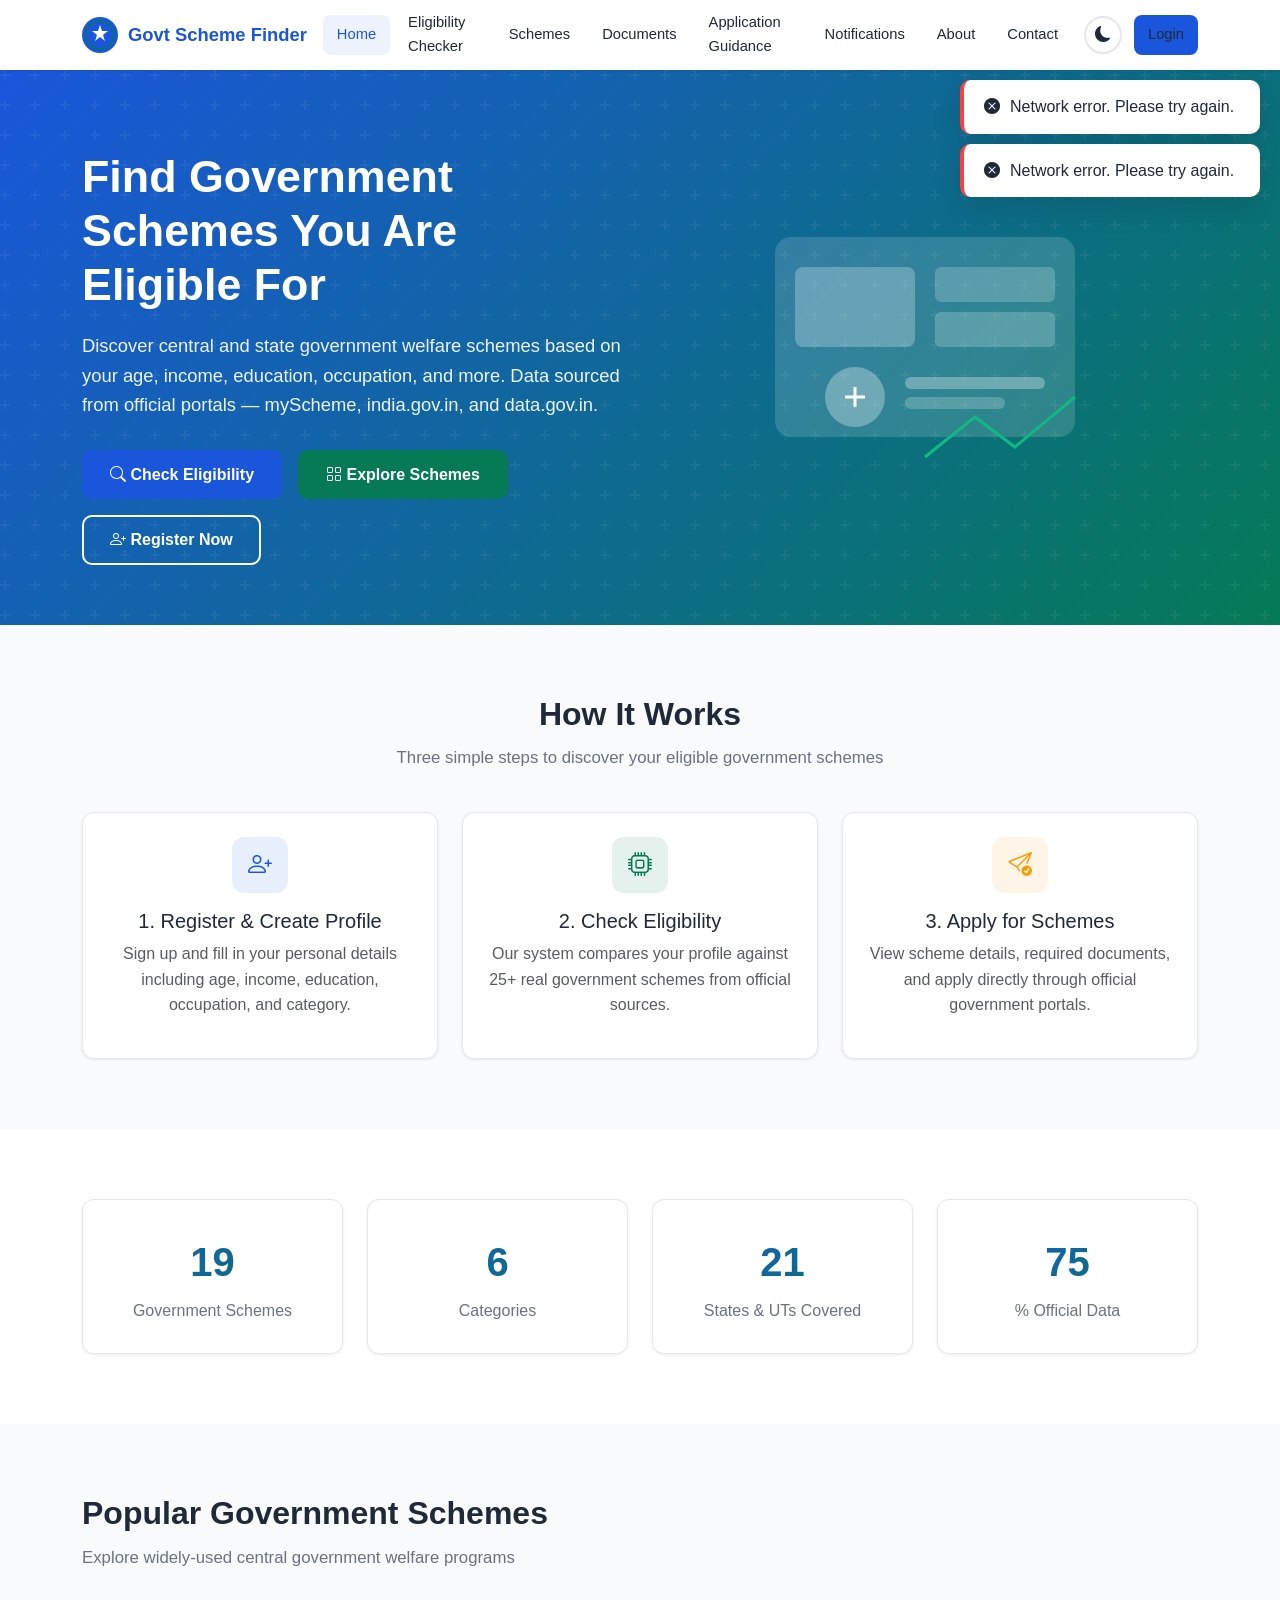
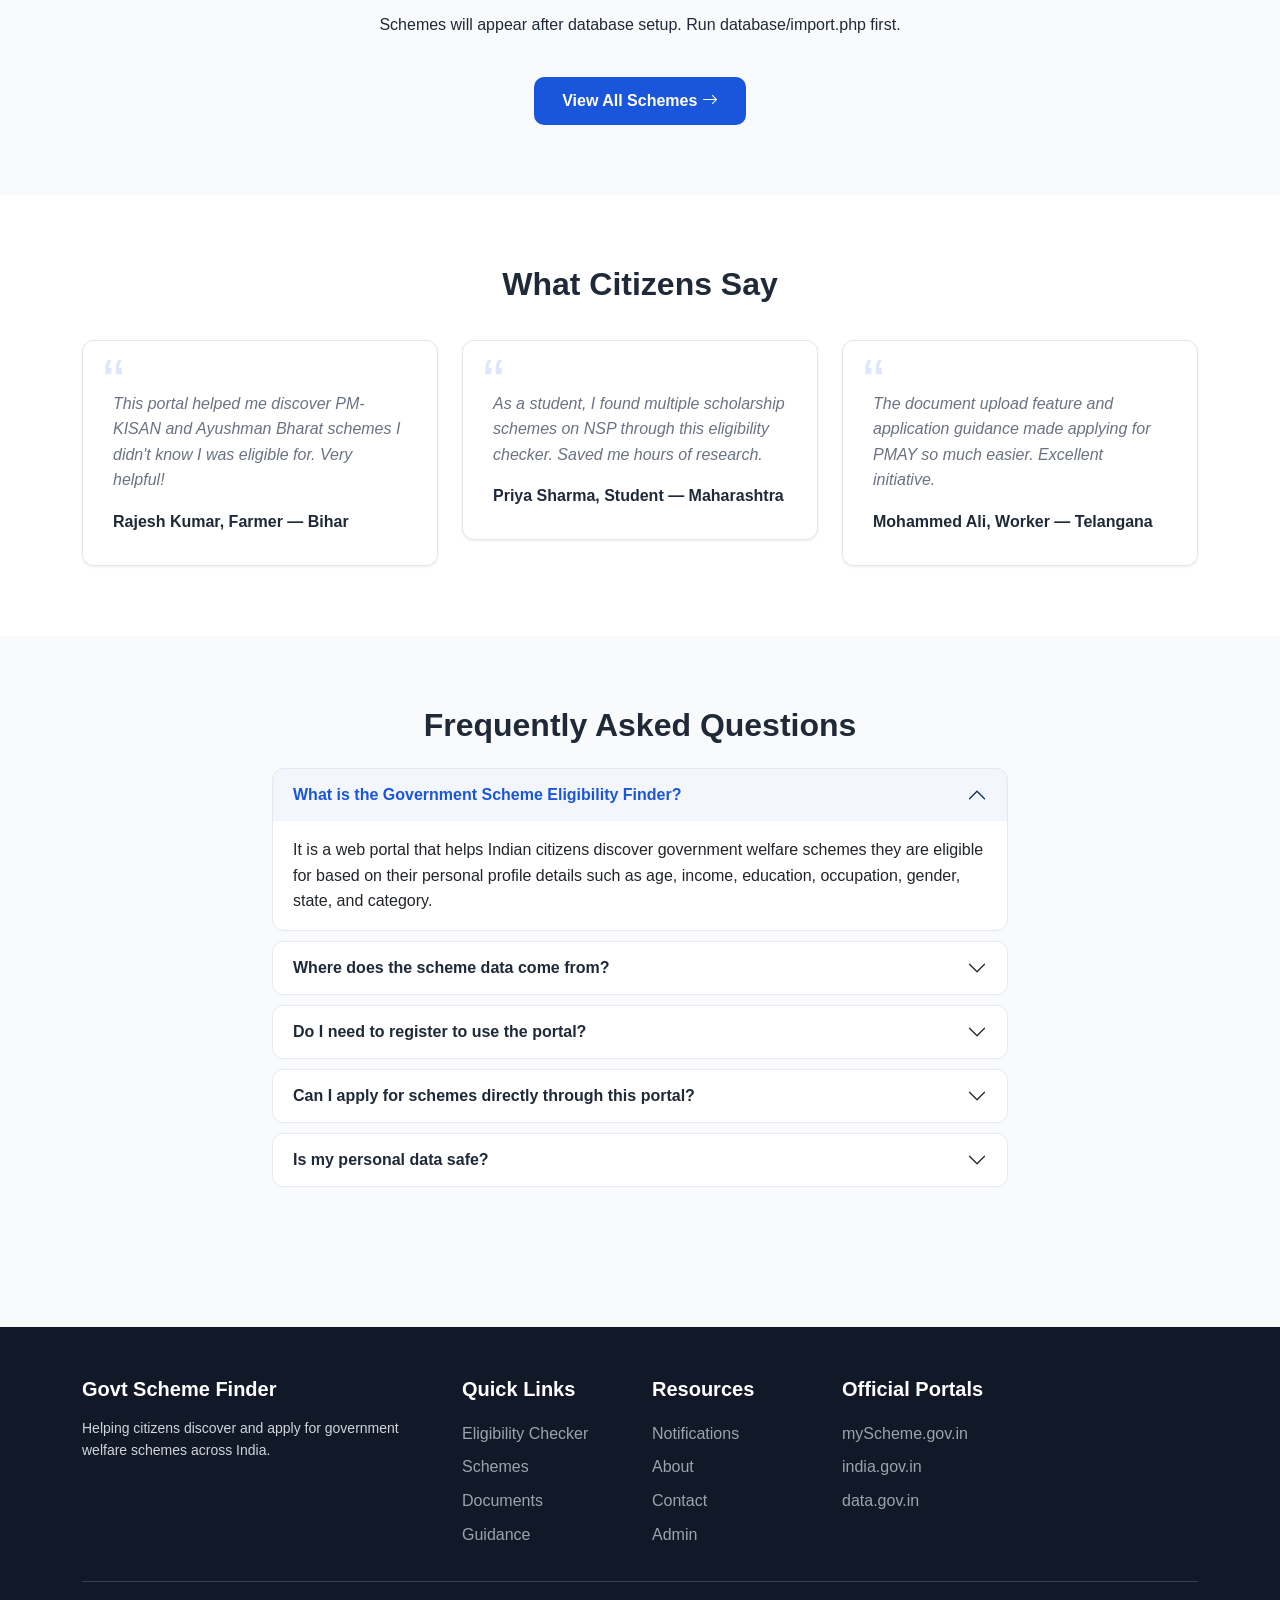
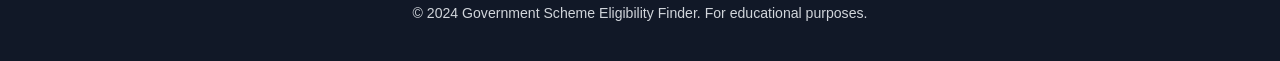
<file: index.html>
<!DOCTYPE html>
<html lang="en">
<head>
    <meta charset="UTF-8">
    <meta name="viewport" content="width=device-width, initial-scale=1.0">
    <title>Government Scheme Eligibility Finder - Find Schemes You Qualify For</title>
    <meta name="description" content="Discover government schemes you are eligible for based on your profile. Official data from myScheme, india.gov.in and data.gov.in">
    <link href="https://cdn.jsdelivr.net/npm/bootstrap@5.3.2/dist/css/bootstrap.min.css" rel="stylesheet">
    <link href="https://cdn.jsdelivr.net/npm/bootstrap-icons@1.11.1/font/bootstrap-icons.css" rel="stylesheet">
    <link href="css/style.css" rel="stylesheet">
</head>
<body>
    <div id="page-loader"><div class="loader-spinner"></div></div>

    <!-- Navbar -->
    <nav class="navbar navbar-expand-lg navbar-govt">
        <div class="container">
            <a class="navbar-brand" href="index.html">
                <svg width="36" height="36" viewBox="0 0 36 36" fill="none"><circle cx="18" cy="18" r="18" fill="#1a56db"/><path d="M18 8l2 6h6l-5 4 2 6-5-4-5 4 2-6-5-4h6z" fill="#fff"/><circle cx="18" cy="18" r="14" stroke="#057a55" stroke-width="1.5" fill="none"/></svg>
                Govt Scheme Finder
            </a>
            <button class="navbar-toggler" type="button" data-bs-toggle="collapse" data-bs-target="#navbarNav"><span class="navbar-toggler-icon"></span></button>
            <div class="collapse navbar-collapse" id="navbarNav">
                <ul class="navbar-nav ms-auto align-items-lg-center gap-1">
                    <li class="nav-item"><a class="nav-link active" href="index.html">Home</a></li>
                    <li class="nav-item"><a class="nav-link" href="eligibility.html">Eligibility Checker</a></li>
                    <li class="nav-item"><a class="nav-link" href="schemes.html">Schemes</a></li>
                    <li class="nav-item"><a class="nav-link" href="documents.html">Documents</a></li>
                    <li class="nav-item"><a class="nav-link" href="guidance.html">Application Guidance</a></li>
                    <li class="nav-item"><a class="nav-link" href="notifications.html">Notifications</a></li>
                    <li class="nav-item"><a class="nav-link" href="about.html">About</a></li>
                    <li class="nav-item"><a class="nav-link" href="contact.html">Contact</a></li>
                    <li class="nav-item ms-lg-2"><button class="theme-toggle" id="themeToggle"><i class="bi bi-moon-fill"></i></button></li>
                    <li class="nav-item ms-lg-2" id="userMenu" style="display:none">
                        <div class="dropdown">
                            <a class="nav-link dropdown-toggle" href="#" data-bs-toggle="dropdown"><i class="bi bi-person-circle"></i> <span id="userDisplayName">User</span></a>
                            <ul class="dropdown-menu dropdown-menu-end">
                                <li><a class="dropdown-item" href="dashboard.html">Dashboard</a></li>
                                <li><a class="dropdown-item" href="profile.html">Profile</a></li>
                                <li><hr class="dropdown-divider"></li>
                                <li><a class="dropdown-item" href="#" onclick="logout()">Logout</a></li>
                            </ul>
                        </div>
                    </li>
                    <li class="nav-item ms-lg-2" id="loginNavBtn"><a class="nav-link btn-login-nav" href="login.html">Login</a></li>
                </ul>
            </div>
        </div>
    </nav>

    <!-- Hero Section -->
    <section class="hero-section">
        <div class="container hero-content">
            <div class="row align-items-center">
                <div class="col-lg-6">
                    <h1 class="hero-title">Find Government Schemes You Are Eligible For</h1>
                    <p class="hero-subtitle">Discover central and state government welfare schemes based on your age, income, education, occupation, and more. Data sourced from official portals — myScheme, india.gov.in, and data.gov.in.</p>
                    <div class="d-flex flex-wrap gap-3">
                        <a href="eligibility.html" class="btn-govt-primary"><i class="bi bi-search"></i> Check Eligibility</a>
                        <a href="schemes.html" class="btn-govt-secondary"><i class="bi bi-grid"></i> Explore Schemes</a>
                        <a href="register.html" class="btn-govt-outline"><i class="bi bi-person-plus"></i> Register Now</a>
                    </div>
                </div>
                <div class="col-lg-6 text-center mt-4 mt-lg-0">
                    <svg class="hero-illustration" width="400" height="320" viewBox="0 0 400 320" fill="none">
                        <rect x="50" y="40" width="300" height="200" rx="16" fill="rgba(255,255,255,0.15)"/>
                        <rect x="70" y="70" width="120" height="80" rx="8" fill="rgba(255,255,255,0.25)"/>
                        <rect x="210" y="70" width="120" height="35" rx="6" fill="rgba(255,255,255,0.2)"/>
                        <rect x="210" y="115" width="120" height="35" rx="6" fill="rgba(255,255,255,0.2)"/>
                        <circle cx="130" cy="200" r="30" fill="rgba(255,255,255,0.3)"/>
                        <path d="M120 200h20M130 190v20" stroke="#fff" stroke-width="3"/>
                        <rect x="180" y="180" width="140" height="12" rx="6" fill="rgba(255,255,255,0.3)"/>
                        <rect x="180" y="200" width="100" height="12" rx="6" fill="rgba(255,255,255,0.2)"/>
                        <path d="M200 260l50-40 40 30 60-50" stroke="#10b981" stroke-width="3" fill="none"/>
                    </svg>
                </div>
            </div>
        </div>
    </section>

    <!-- How It Works -->
    <section class="section-padding">
        <div class="container">
            <h2 class="section-title text-center">How It Works</h2>
            <p class="section-subtitle text-center mx-auto">Three simple steps to discover your eligible government schemes</p>
            <div class="row g-4">
                <div class="col-md-4">
                    <div class="govt-card text-center">
                        <div class="card-icon icon-blue mx-auto"><i class="bi bi-person-plus"></i></div>
                        <h5>1. Register & Create Profile</h5>
                        <p class="text-muted">Sign up and fill in your personal details including age, income, education, occupation, and category.</p>
                    </div>
                </div>
                <div class="col-md-4">
                    <div class="govt-card text-center">
                        <div class="card-icon icon-green mx-auto"><i class="bi bi-cpu"></i></div>
                        <h5>2. Check Eligibility</h5>
                        <p class="text-muted">Our system compares your profile against 25+ real government schemes from official sources.</p>
                    </div>
                </div>
                <div class="col-md-4">
                    <div class="govt-card text-center">
                        <div class="card-icon icon-orange mx-auto"><i class="bi bi-send-check"></i></div>
                        <h5>3. Apply for Schemes</h5>
                        <p class="text-muted">View scheme details, required documents, and apply directly through official government portals.</p>
                    </div>
                </div>
            </div>
        </div>
    </section>

    <!-- Statistics -->
    <section class="section-padding" style="background:var(--bg-white)">
        <div class="container">
            <div class="row g-4">
                <div class="col-6 col-md-3"><div class="govt-card stat-card"><div class="stat-number" data-count="25">0</div><div class="stat-label">Government Schemes</div></div></div>
                <div class="col-6 col-md-3"><div class="govt-card stat-card"><div class="stat-number" data-count="8">0</div><div class="stat-label">Categories</div></div></div>
                <div class="col-6 col-md-3"><div class="govt-card stat-card"><div class="stat-number" data-count="28">0</div><div class="stat-label">States & UTs Covered</div></div></div>
                <div class="col-6 col-md-3"><div class="govt-card stat-card"><div class="stat-number" data-count="100">0</div><div class="stat-label">% Official Data</div></div></div>
            </div>
        </div>
    </section>

    <!-- Popular Schemes -->
    <section class="section-padding">
        <div class="container">
            <h2 class="section-title">Popular Government Schemes</h2>
            <p class="section-subtitle">Explore widely-used central government welfare programs</p>
            <div class="row g-4" id="popularSchemes">
                <div class="col-12 text-center py-4"><div class="loader-spinner mx-auto"></div></div>
            </div>
            <div class="text-center mt-4"><a href="schemes.html" class="btn btn-govt-primary">View All Schemes <i class="bi bi-arrow-right"></i></a></div>
        </div>
    </section>

    <!-- Testimonials -->
    <section class="section-padding" style="background:var(--bg-white)">
        <div class="container">
            <h2 class="section-title text-center">What Citizens Say</h2>
            <div class="row g-4 mt-2">
                <div class="col-md-4"><div class="testimonial-card"><p class="testimonial-text">This portal helped me discover PM-KISAN and Ayushman Bharat schemes I didn't know I was eligible for. Very helpful!</p><div class="testimonial-author">Rajesh Kumar, Farmer — Bihar</div></div></div>
                <div class="col-md-4"><div class="testimonial-card"><p class="testimonial-text">As a student, I found multiple scholarship schemes on NSP through this eligibility checker. Saved me hours of research.</p><div class="testimonial-author">Priya Sharma, Student — Maharashtra</div></div></div>
                <div class="col-md-4"><div class="testimonial-card"><p class="testimonial-text">The document upload feature and application guidance made applying for PMAY so much easier. Excellent initiative.</p><div class="testimonial-author">Mohammed Ali, Worker — Telangana</div></div></div>
            </div>
        </div>
    </section>

    <!-- FAQ -->
    <section class="section-padding">
        <div class="container">
            <h2 class="section-title text-center">Frequently Asked Questions</h2>
            <div class="row justify-content-center mt-4">
                <div class="col-lg-8">
                    <div class="accordion accordion-govt" id="faqAccordion">
                        <div class="accordion-item"><h2 class="accordion-header"><button class="accordion-button" type="button" data-bs-toggle="collapse" data-bs-target="#faq1">What is the Government Scheme Eligibility Finder?</button></h2><div id="faq1" class="accordion-collapse collapse show" data-bs-parent="#faqAccordion"><div class="accordion-body">It is a web portal that helps Indian citizens discover government welfare schemes they are eligible for based on their personal profile details such as age, income, education, occupation, gender, state, and category.</div></div></div>
                        <div class="accordion-item"><h2 class="accordion-header"><button class="accordion-button collapsed" type="button" data-bs-toggle="collapse" data-bs-target="#faq2">Where does the scheme data come from?</button></h2><div id="faq2" class="accordion-collapse collapse" data-bs-parent="#faqAccordion"><div class="accordion-body">All scheme data is sourced from official government portals including myScheme.gov.in, india.gov.in, data.gov.in, and individual ministry websites such as pmkisan.gov.in, pmjay.gov.in, and scholarships.gov.in.</div></div></div>
                        <div class="accordion-item"><h2 class="accordion-header"><button class="accordion-button collapsed" type="button" data-bs-toggle="collapse" data-bs-target="#faq3">Do I need to register to use the portal?</button></h2><div id="faq3" class="accordion-collapse collapse" data-bs-parent="#faqAccordion"><div class="accordion-body">You can browse schemes without registration. However, to check personalized eligibility, save your profile, upload documents, and track applications, you need to create a free account.</div></div></div>
                        <div class="accordion-item"><h2 class="accordion-header"><button class="accordion-button collapsed" type="button" data-bs-toggle="collapse" data-bs-target="#faq4">Can I apply for schemes directly through this portal?</button></h2><div id="faq4" class="accordion-collapse collapse" data-bs-parent="#faqAccordion"><div class="accordion-body">This portal helps you identify eligible schemes and provides direct links to official application portals. Actual applications are submitted through the respective government websites.</div></div></div>
                        <div class="accordion-item"><h2 class="accordion-header"><button class="accordion-button collapsed" type="button" data-bs-toggle="collapse" data-bs-target="#faq5">Is my personal data safe?</button></h2><div id="faq5" class="accordion-collapse collapse" data-bs-parent="#faqAccordion"><div class="accordion-body">Yes. Your profile data is stored securely in our database and is used only for eligibility matching. We do not share your personal information with third parties.</div></div></div>
                    </div>
                </div>
            </div>
        </div>
    </section>

    <!-- Footer -->
    <footer class="footer-govt">
        <div class="container">
            <div class="row g-4">
                <div class="col-md-4"><h5>Govt Scheme Finder</h5><p class="small">Helping citizens discover and apply for government welfare schemes across India.</p></div>
                <div class="col-md-2"><h5>Quick Links</h5><a href="eligibility.html" class="footer-link">Eligibility Checker</a><a href="schemes.html" class="footer-link">Schemes</a><a href="documents.html" class="footer-link">Documents</a><a href="guidance.html" class="footer-link">Guidance</a></div>
                <div class="col-md-2"><h5>Resources</h5><a href="notifications.html" class="footer-link">Notifications</a><a href="about.html" class="footer-link">About</a><a href="contact.html" class="footer-link">Contact</a><a href="admin.html" class="footer-link">Admin</a></div>
                <div class="col-md-4"><h5>Official Portals</h5><a href="https://www.myscheme.gov.in" target="_blank" class="footer-link">myScheme.gov.in</a><a href="https://www.india.gov.in" target="_blank" class="footer-link">india.gov.in</a><a href="https://data.gov.in" target="_blank" class="footer-link">data.gov.in</a></div>
            </div>
            <div class="footer-bottom"><p>&copy; 2024 Government Scheme Eligibility Finder. For educational purposes.</p></div>
        </div>
    </footer>

    <button id="scrollTopBtn"><i class="bi bi-arrow-up"></i></button>

    <script src="https://cdn.jsdelivr.net/npm/bootstrap@5.3.2/dist/js/bootstrap.bundle.min.js"></script>
    <script src="js/main.js"></script>
    <script>
        document.addEventListener('DOMContentLoaded', async () => {
            // Load popular schemes
            const data = await apiCall('schemes.php?action=list&limit=6&sort=latest');
            const container = document.getElementById('popularSchemes');
            if (data.success && data.schemes.length) {
                container.innerHTML = data.schemes.map(s => renderSchemeCard(s)).join('');
            } else {
                container.innerHTML = '<div class="col-12 text-center"><p>Schemes will appear after database setup. Run database/import.php first.</p></div>';
            }
            // Animate counters
            document.querySelectorAll('[data-count]').forEach(el => animateCounter(el, parseInt(el.dataset.count)));
        });
    </script>
</body>
</html>
</file>
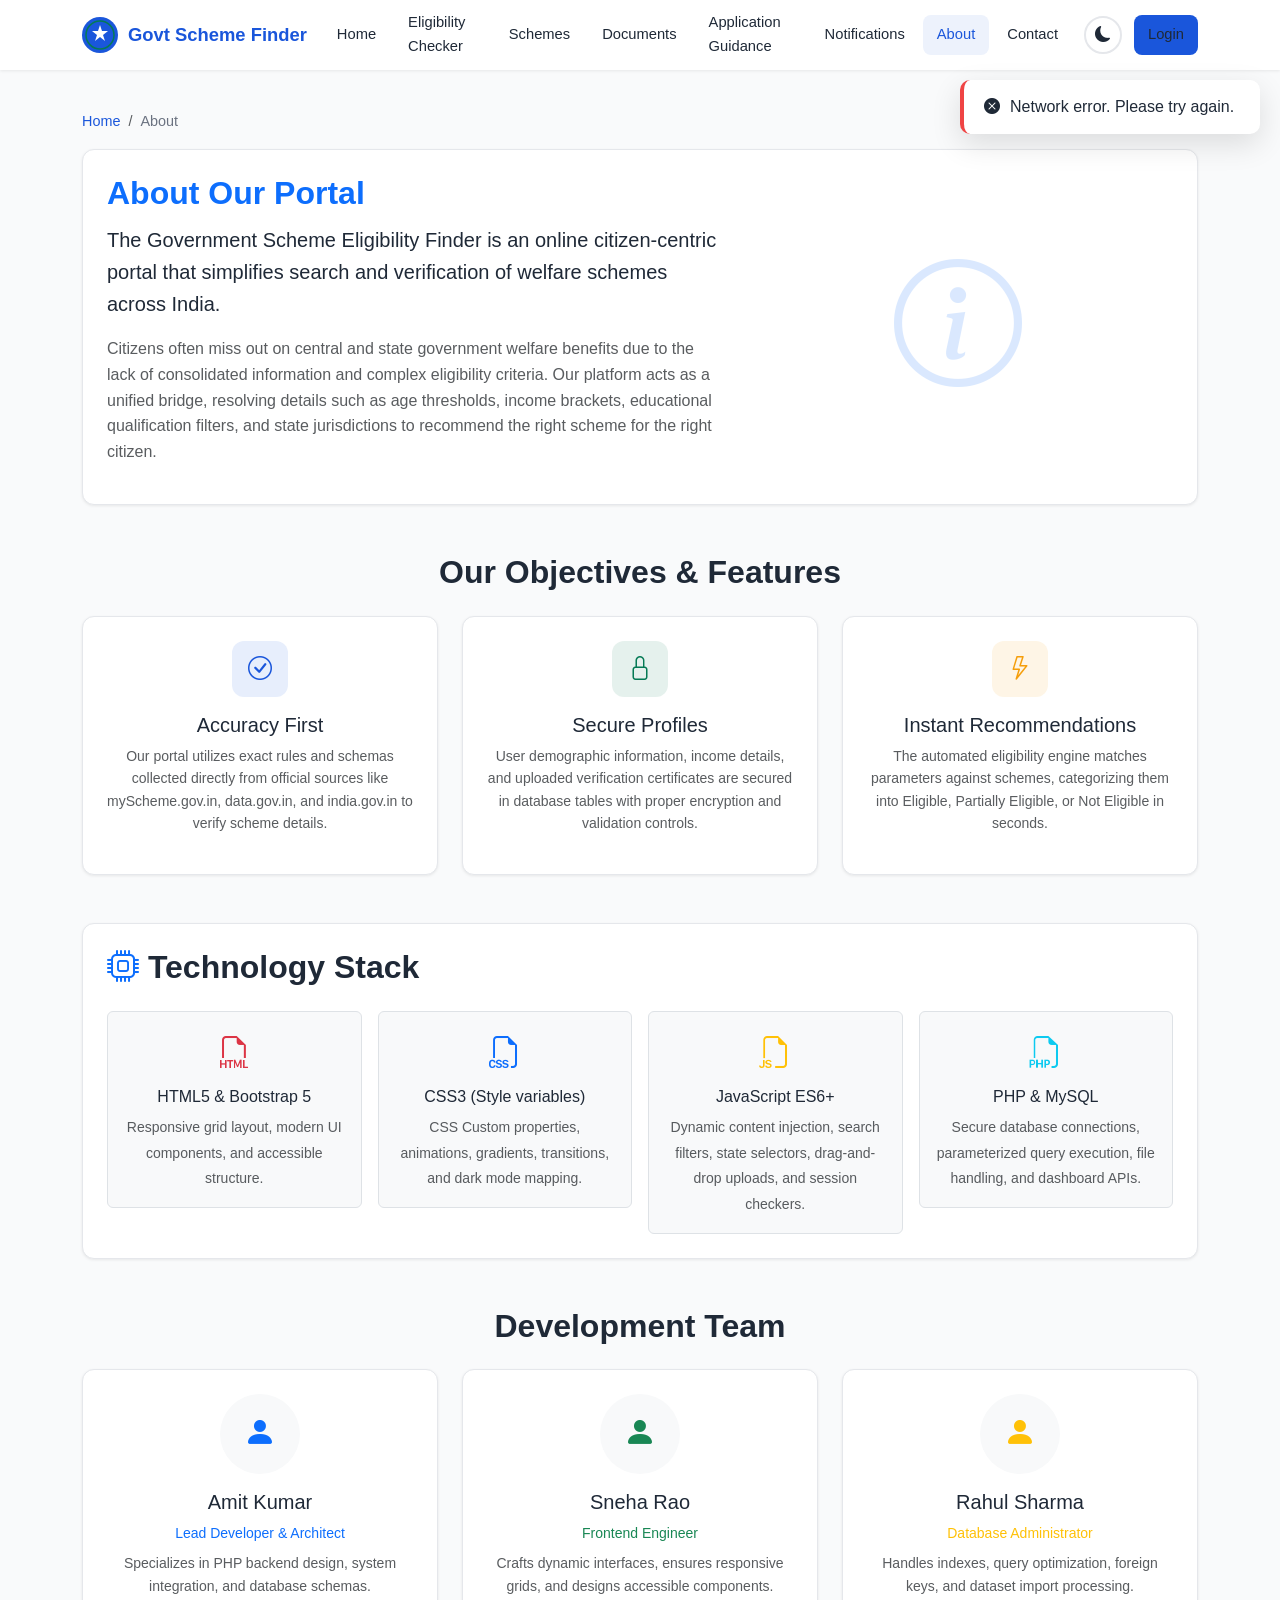
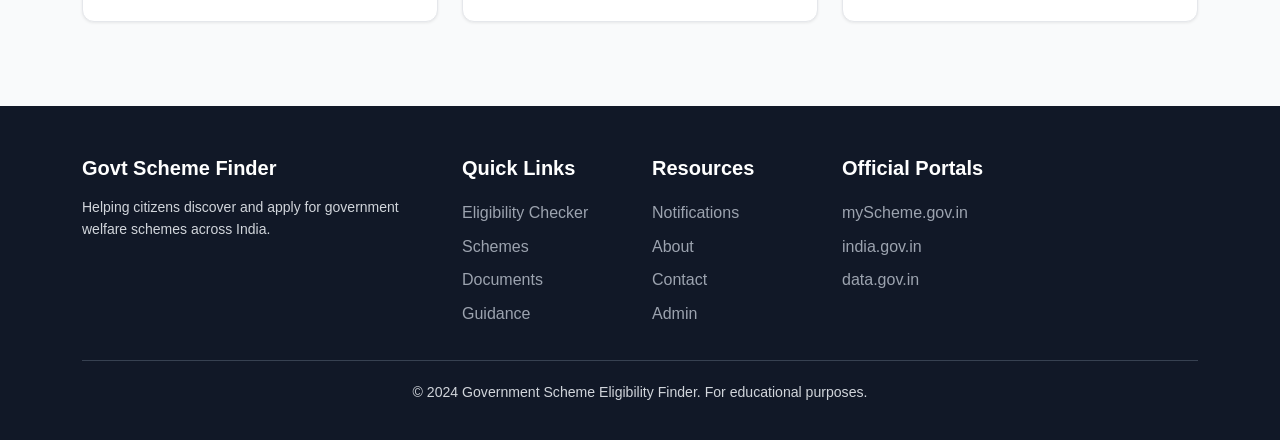
<file: about.html>
<!DOCTYPE html>
<html lang="en">
<head>
    <meta charset="UTF-8">
    <meta name="viewport" content="width=device-width, initial-scale=1.0">
    <title>About Us - Government Scheme Eligibility Finder</title>
    <link href="https://cdn.jsdelivr.net/npm/bootstrap@5.3.2/dist/css/bootstrap.min.css" rel="stylesheet">
    <link href="https://cdn.jsdelivr.net/npm/bootstrap-icons@1.11.1/font/bootstrap-icons.css" rel="stylesheet">
    <link href="css/style.css" rel="stylesheet">
</head>
<body id="aboutPage">
    <div id="page-loader"><div class="loader-spinner"></div></div>
    
    <!-- Navbar -->
    <nav class="navbar navbar-expand-lg navbar-govt">
        <div class="container">
            <a class="navbar-brand" href="index.html">
                <svg width="36" height="36" viewBox="0 0 36 36" fill="none"><circle cx="18" cy="18" r="18" fill="#1a56db"/><path d="M18 8l2 6h6l-5 4 2 6-5-4-5 4 2-6-5-4h6z" fill="#fff"/><circle cx="18" cy="18" r="14" stroke="#057a55" stroke-width="1.5" fill="none"/></svg>
                Govt Scheme Finder
            </a>
            <button class="navbar-toggler" type="button" data-bs-toggle="collapse" data-bs-target="#navbarNav"><span class="navbar-toggler-icon"></span></button>
            <div class="collapse navbar-collapse" id="navbarNav">
                <ul class="navbar-nav ms-auto align-items-lg-center gap-1">
                    <li class="nav-item"><a class="nav-link" href="index.html">Home</a></li>
                    <li class="nav-item"><a class="nav-link" href="eligibility.html">Eligibility Checker</a></li>
                    <li class="nav-item"><a class="nav-link" href="schemes.html">Schemes</a></li>
                    <li class="nav-item"><a class="nav-link" href="documents.html">Documents</a></li>
                    <li class="nav-item"><a class="nav-link" href="guidance.html">Application Guidance</a></li>
                    <li class="nav-item"><a class="nav-link" href="notifications.html">Notifications</a></li>
                    <li class="nav-item"><a class="nav-link active" href="about.html">About</a></li>
                    <li class="nav-item"><a class="nav-link" href="contact.html">Contact</a></li>
                    <li class="nav-item ms-lg-2"><button class="theme-toggle" id="themeToggle"><i class="bi bi-moon-fill"></i></button></li>
                    <li class="nav-item ms-lg-2" id="userMenu" style="display:none">
                        <div class="dropdown">
                            <a class="nav-link dropdown-toggle" href="#" data-bs-toggle="dropdown"><i class="bi bi-person-circle"></i> <span id="userDisplayName">User</span></a>
                            <ul class="dropdown-menu dropdown-menu-end">
                                <li><a class="dropdown-item" href="dashboard.html">Dashboard</a></li>
                                <li><a class="dropdown-item" href="profile.html">Profile</a></li>
                                <li><hr class="dropdown-divider"></li>
                                <li><a class="dropdown-item" href="#" onclick="logout()">Logout</a></li>
                            </ul>
                        </div>
                    </li>
                    <li class="nav-item ms-lg-2" id="loginNavBtn"><a class="nav-link btn-login-nav" href="login.html">Login</a></li>
                </ul>
            </div>
        </div>
    </nav>

    <div class="container py-4">
        <nav aria-label="breadcrumb">
            <ol class="breadcrumb breadcrumb-govt">
                <li class="breadcrumb-item"><a href="index.html">Home</a></li>
                <li class="breadcrumb-item active">About</li>
            </ol>
        </nav>

        <!-- Project Overview -->
        <div class="govt-card mb-5">
            <div class="row align-items-center">
                <div class="col-md-7">
                    <h2 class="section-title text-primary">About Our Portal</h2>
                    <p class="lead">The Government Scheme Eligibility Finder is an online citizen-centric portal that simplifies search and verification of welfare schemes across India.</p>
                    <p class="text-muted">Citizens often miss out on central and state government welfare benefits due to the lack of consolidated information and complex eligibility criteria. Our platform acts as a unified bridge, resolving details such as age thresholds, income brackets, educational qualification filters, and state jurisdictions to recommend the right scheme for the right citizen.</p>
                </div>
                <div class="col-md-5 text-center">
                    <i class="bi bi-info-circle text-primary" style="font-size: 8rem; opacity: 0.15;"></i>
                </div>
            </div>
        </div>

        <!-- Objectives & Features -->
        <h3 class="section-title text-center mb-4">Our Objectives & Features</h3>
        <div class="row g-4 mb-5">
            <div class="col-md-4">
                <div class="govt-card text-center">
                    <div class="card-icon icon-blue mx-auto"><i class="bi bi-check-circle"></i></div>
                    <h5>Accuracy First</h5>
                    <p class="text-muted small">Our portal utilizes exact rules and schemas collected directly from official sources like myScheme.gov.in, data.gov.in, and india.gov.in to verify scheme details.</p>
                </div>
            </div>
            <div class="col-md-4">
                <div class="govt-card text-center">
                    <div class="card-icon icon-green mx-auto"><i class="bi bi-lock"></i></div>
                    <h5>Secure Profiles</h5>
                    <p class="text-muted small">User demographic information, income details, and uploaded verification certificates are secured in database tables with proper encryption and validation controls.</p>
                </div>
            </div>
            <div class="col-md-4">
                <div class="govt-card text-center">
                    <div class="card-icon icon-orange mx-auto"><i class="bi bi-lightning"></i></div>
                    <h5>Instant Recommendations</h5>
                    <p class="text-muted small">The automated eligibility engine matches parameters against schemes, categorizing them into Eligible, Partially Eligible, or Not Eligible in seconds.</p>
                </div>
            </div>
        </div>

        <!-- Technologies Used -->
        <div class="govt-card mb-5">
            <h3 class="section-title mb-4"><i class="bi bi-cpu text-primary"></i> Technology Stack</h3>
            <div class="row g-3">
                <div class="col-md-3">
                    <div class="p-3 border rounded text-center bg-light">
                        <i class="bi bi-filetype-html text-danger fs-2 mb-2 d-block"></i>
                        <h6>HTML5 & Bootstrap 5</h6>
                        <span class="text-muted small">Responsive grid layout, modern UI components, and accessible structure.</span>
                    </div>
                </div>
                <div class="col-md-3">
                    <div class="p-3 border rounded text-center bg-light">
                        <i class="bi bi-filetype-css text-primary fs-2 mb-2 d-block"></i>
                        <h6>CSS3 (Style variables)</h6>
                        <span class="text-muted small">CSS Custom properties, animations, gradients, transitions, and dark mode mapping.</span>
                    </div>
                </div>
                <div class="col-md-3">
                    <div class="p-3 border rounded text-center bg-light">
                        <i class="bi bi-filetype-js text-warning fs-2 mb-2 d-block"></i>
                        <h6>JavaScript ES6+</h6>
                        <span class="text-muted small">Dynamic content injection, search filters, state selectors, drag-and-drop uploads, and session checkers.</span>
                    </div>
                </div>
                <div class="col-md-3">
                    <div class="p-3 border rounded text-center bg-light">
                        <i class="bi bi-filetype-php text-info fs-2 mb-2 d-block"></i>
                        <h6>PHP & MySQL</h6>
                        <span class="text-muted small">Secure database connections, parameterized query execution, file handling, and dashboard APIs.</span>
                    </div>
                </div>
            </div>
        </div>

        <!-- Team Members -->
        <h3 class="section-title text-center mb-4">Development Team</h3>
        <div class="row g-4">
            <div class="col-md-4">
                <div class="govt-card text-center">
                    <div class="rounded-circle bg-light d-flex align-items-center justify-content-center mx-auto mb-3" style="width: 80px; height: 80px;">
                        <i class="bi bi-person-fill text-primary fs-2"></i>
                    </div>
                    <h5>Amit Kumar</h5>
                    <p class="text-primary small mb-2">Lead Developer & Architect</p>
                    <p class="text-muted small mb-0">Specializes in PHP backend design, system integration, and database schemas.</p>
                </div>
            </div>
            <div class="col-md-4">
                <div class="govt-card text-center">
                    <div class="rounded-circle bg-light d-flex align-items-center justify-content-center mx-auto mb-3" style="width: 80px; height: 80px;">
                        <i class="bi bi-person-fill text-success fs-2"></i>
                    </div>
                    <h5>Sneha Rao</h5>
                    <p class="text-success small mb-2">Frontend Engineer</p>
                    <p class="text-muted small mb-0">Crafts dynamic interfaces, ensures responsive grids, and designs accessible components.</p>
                </div>
            </div>
            <div class="col-md-4">
                <div class="govt-card text-center">
                    <div class="rounded-circle bg-light d-flex align-items-center justify-content-center mx-auto mb-3" style="width: 80px; height: 80px;">
                        <i class="bi bi-person-fill text-warning fs-2"></i>
                    </div>
                    <h5>Rahul Sharma</h5>
                    <p class="text-warning small mb-2">Database Administrator</p>
                    <p class="text-muted small mb-0">Handles indexes, query optimization, foreign keys, and dataset import processing.</p>
                </div>
            </div>
        </div>
    </div>

    <!-- Footer -->
    <footer class="footer-govt">
        <div class="container">
            <div class="row g-4">
                <div class="col-md-4">
                    <h5>Govt Scheme Finder</h5>
                    <p class="small">Helping citizens discover and apply for government welfare schemes across India.</p>
                </div>
                <div class="col-md-2">
                    <h5>Quick Links</h5>
                    <a href="eligibility.html" class="footer-link">Eligibility Checker</a>
                    <a href="schemes.html" class="footer-link">Schemes</a>
                    <a href="documents.html" class="footer-link">Documents</a>
                    <a href="guidance.html" class="footer-link">Guidance</a>
                </div>
                <div class="col-md-2">
                    <h5>Resources</h5>
                    <a href="notifications.html" class="footer-link">Notifications</a>
                    <a href="about.html" class="footer-link">About</a>
                    <a href="contact.html" class="footer-link">Contact</a>
                    <a href="admin.html" class="footer-link">Admin</a>
                </div>
                <div class="col-md-4">
                    <h5>Official Portals</h5>
                    <a href="https://www.myscheme.gov.in" target="_blank" class="footer-link">myScheme.gov.in</a>
                    <a href="https://www.india.gov.in" target="_blank" class="footer-link">india.gov.in</a>
                    <a href="https://data.gov.in" target="_blank" class="footer-link">data.gov.in</a>
                </div>
            </div>
            <div class="footer-bottom">
                <p>&copy; 2024 Government Scheme Eligibility Finder. For educational purposes.</p>
            </div>
        </div>
    </footer>

    <button id="scrollTopBtn"><i class="bi bi-arrow-up"></i></button>

    <script src="https://cdn.jsdelivr.net/npm/bootstrap@5.3.2/dist/js/bootstrap.bundle.min.js"></script>
    <script src="js/main.js"></script>
</body>
</html>
</file>
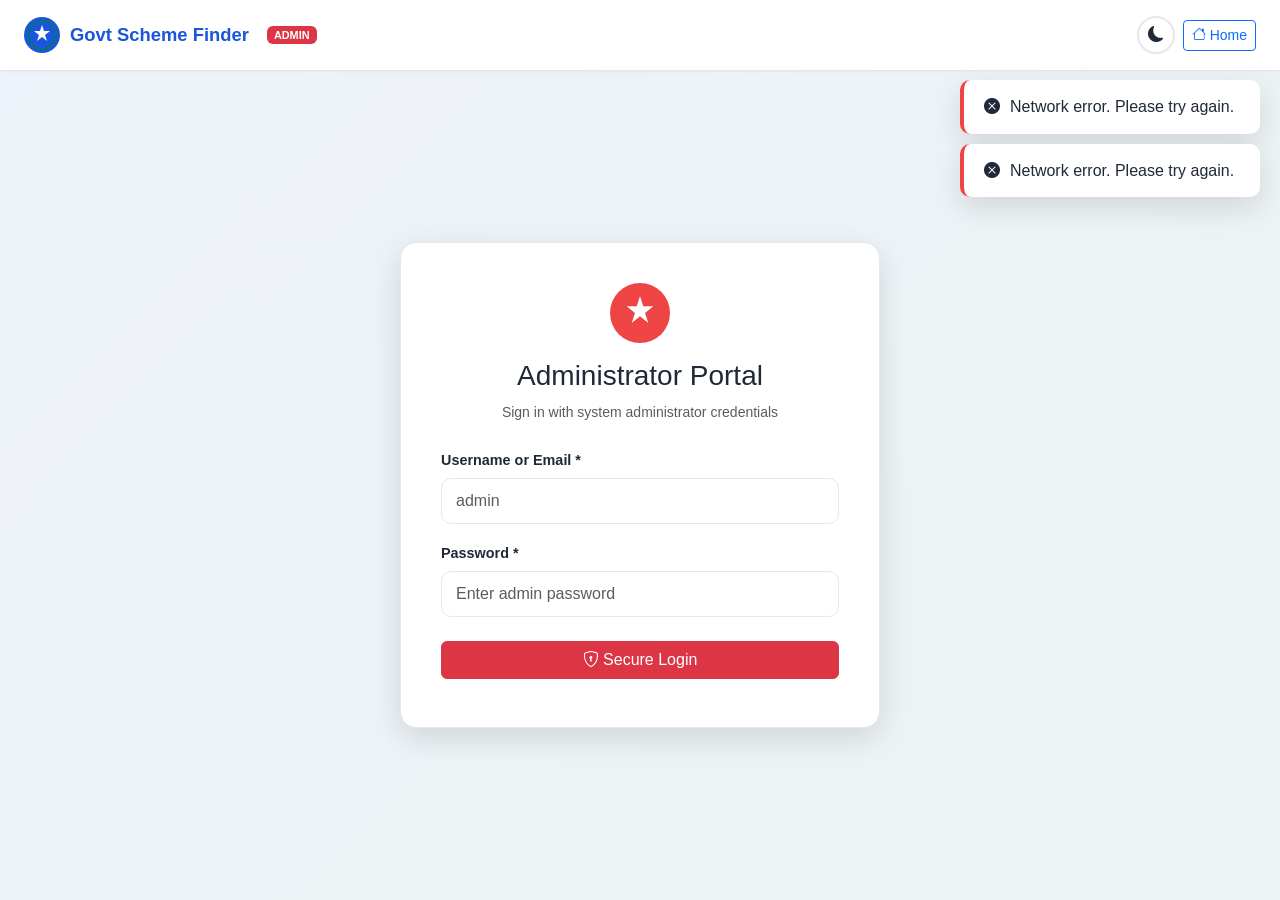
<file: admin.html>
<!DOCTYPE html>
<html lang="en">
<head>
    <meta charset="UTF-8">
    <meta name="viewport" content="width=device-width, initial-scale=1.0">
    <title>Admin Portal - Government Scheme Eligibility Finder</title>
    <link href="https://cdn.jsdelivr.net/npm/bootstrap@5.3.2/dist/css/bootstrap.min.css" rel="stylesheet">
    <link href="https://cdn.jsdelivr.net/npm/bootstrap-icons@1.11.1/font/bootstrap-icons.css" rel="stylesheet">
    <link href="css/style.css" rel="stylesheet">
    <style>
        .admin-sidebar {
            background: #111827;
            min-height: calc(100vh - var(--navbar-height));
            color: #d1d5db;
        }
        .admin-sidebar .nav-link {
            color: #9ca3af;
            padding: 12px 20px;
            border-radius: 8px;
            margin: 4px 10px;
            transition: var(--transition);
        }
        .admin-sidebar .nav-link:hover,
        .admin-sidebar .nav-link.active {
            color: #fff;
            background: rgba(255, 255, 255, 0.08);
        }
        .admin-stat-card {
            background: var(--bg-white);
            border-radius: var(--radius);
            padding: 24px;
            box-shadow: var(--shadow-sm);
            border-left: 4px solid var(--primary-blue);
            transition: var(--transition);
            border-top: 1px solid var(--border-color);
            border-right: 1px solid var(--border-color);
            border-bottom: 1px solid var(--border-color);
        }
        .admin-stat-card:hover {
            box-shadow: var(--shadow-md);
            transform: translateY(-2px);
        }
    </style>
</head>
<body id="adminPage">
    <div id="page-loader"><div class="loader-spinner"></div></div>
    
    <!-- Navbar -->
    <nav class="navbar navbar-expand-lg navbar-govt">
        <div class="container-fluid px-lg-4">
            <a class="navbar-brand" href="index.html">
                <svg width="36" height="36" viewBox="0 0 36 36" fill="none"><circle cx="18" cy="18" r="18" fill="#1a56db"/><path d="M18 8l2 6h6l-5 4 2 6-5-4-5 4 2-6-5-4h6z" fill="#fff"/><circle cx="18" cy="18" r="14" stroke="#057a55" stroke-width="1.5" fill="none"/></svg>
                Govt Scheme Finder <span class="badge bg-danger ms-2 small" style="font-size:0.68rem; vertical-align:middle;">ADMIN</span>
            </a>
            <div class="ms-auto d-flex align-items-center gap-2">
                <button class="theme-toggle" id="themeToggle"><i class="bi bi-moon-fill"></i></button>
                <a href="index.html" class="btn btn-sm btn-outline-primary"><i class="bi bi-house"></i> Home</a>
            </div>
        </div>
    </nav>

    <!-- Admin Login Section -->
    <div id="adminLoginSection" style="display:none">
        <div class="auth-container">
            <div class="auth-card">
                <div class="text-center mb-4">
                    <svg width="60" height="60" viewBox="0 0 36 36" fill="none"><circle cx="18" cy="18" r="18" fill="#ef4444"/><path d="M18 8l2 6h6l-5 4 2 6-5-4-5 4 2-6-5-4h6z" fill="#fff"/></svg>
                    <h3 class="mt-3">Administrator Portal</h3>
                    <p class="text-muted small">Sign in with system administrator credentials</p>
                </div>
                <form id="adminLoginForm" class="form-govt">
                    <div class="mb-3">
                        <label class="form-label">Username or Email *</label>
                        <input type="text" name="username" class="form-control" placeholder="admin" required autocomplete="username">
                        <div class="invalid-feedback">Username is required</div>
                    </div>
                    <div class="mb-4">
                        <label class="form-label">Password *</label>
                        <input type="password" name="password" class="form-control" placeholder="Enter admin password" required autocomplete="current-password">
                        <div class="invalid-feedback">Password is required</div>
                    </div>
                    <button type="submit" class="btn btn-danger w-100 mb-2">
                        <i class="bi bi-shield-lock"></i> Secure Login
                    </button>
                </form>
            </div>
        </div>
    </div>

    <!-- Admin Panel Section -->
    <div id="adminPanelSection" style="display:none">
        <div class="container-fluid">
            <div class="row">
                <!-- Sidebar -->
                <div class="col-md-3 col-lg-2 p-0 admin-sidebar">
                    <div class="d-flex flex-column pt-3">
                        <a class="nav-link active" href="#" data-admin-tab="dashboard"><i class="bi bi-speedometer2"></i> Dashboard</a>
                        <a class="nav-link" href="#" data-admin-tab="schemes"><i class="bi bi-grid"></i> Manage Schemes</a>
                        <a class="nav-link" href="#" data-admin-tab="add_scheme"><i class="bi-plus-circle"></i> Add Scheme</a>
                        <a class="nav-link" href="#" data-admin-tab="users"><i class="bi bi-people"></i> Manage Users</a>
                        <a class="nav-link" href="#" data-admin-tab="notifications"><i class="bi bi-bell"></i> Notifications</a>
                        <a class="nav-link" href="#" data-admin-tab="documents"><i class="bi bi-file-earmark-arrow-up"></i> Documents</a>
                        <a class="nav-link" href="#" data-admin-tab="applications"><i class="bi bi-file-earmark-check"></i> Applications</a>
                        <a class="nav-link" href="#" data-admin-tab="messages"><i class="bi bi-envelope"></i> Messages</a>
                        <hr class="mx-3 bg-secondary">
                        <a class="nav-link text-danger fw-semibold" href="#" onclick="adminLogout()"><i class="bi bi-box-arrow-right"></i> Logout</a>
                    </div>
                </div>

                <!-- Main Content Area -->
                <div class="col-md-9 col-lg-10 p-4">
                    <div id="adminContent">
                        <div class="text-center py-5">
                            <div class="loader-spinner mx-auto"></div>
                            <p class="mt-2 text-muted">Loading administrative modules...</p>
                        </div>
                    </div>
                </div>
            </div>
        </div>
    </div>

    <button id="scrollTopBtn"><i class="bi bi-arrow-up"></i></button>

    <script src="https://cdn.jsdelivr.net/npm/bootstrap@5.3.2/dist/js/bootstrap.bundle.min.js"></script>
    <script src="js/main.js"></script>
    <script src="js/auth.js"></script>
    <script src="js/admin.js"></script>
</body>
</html>
</file>
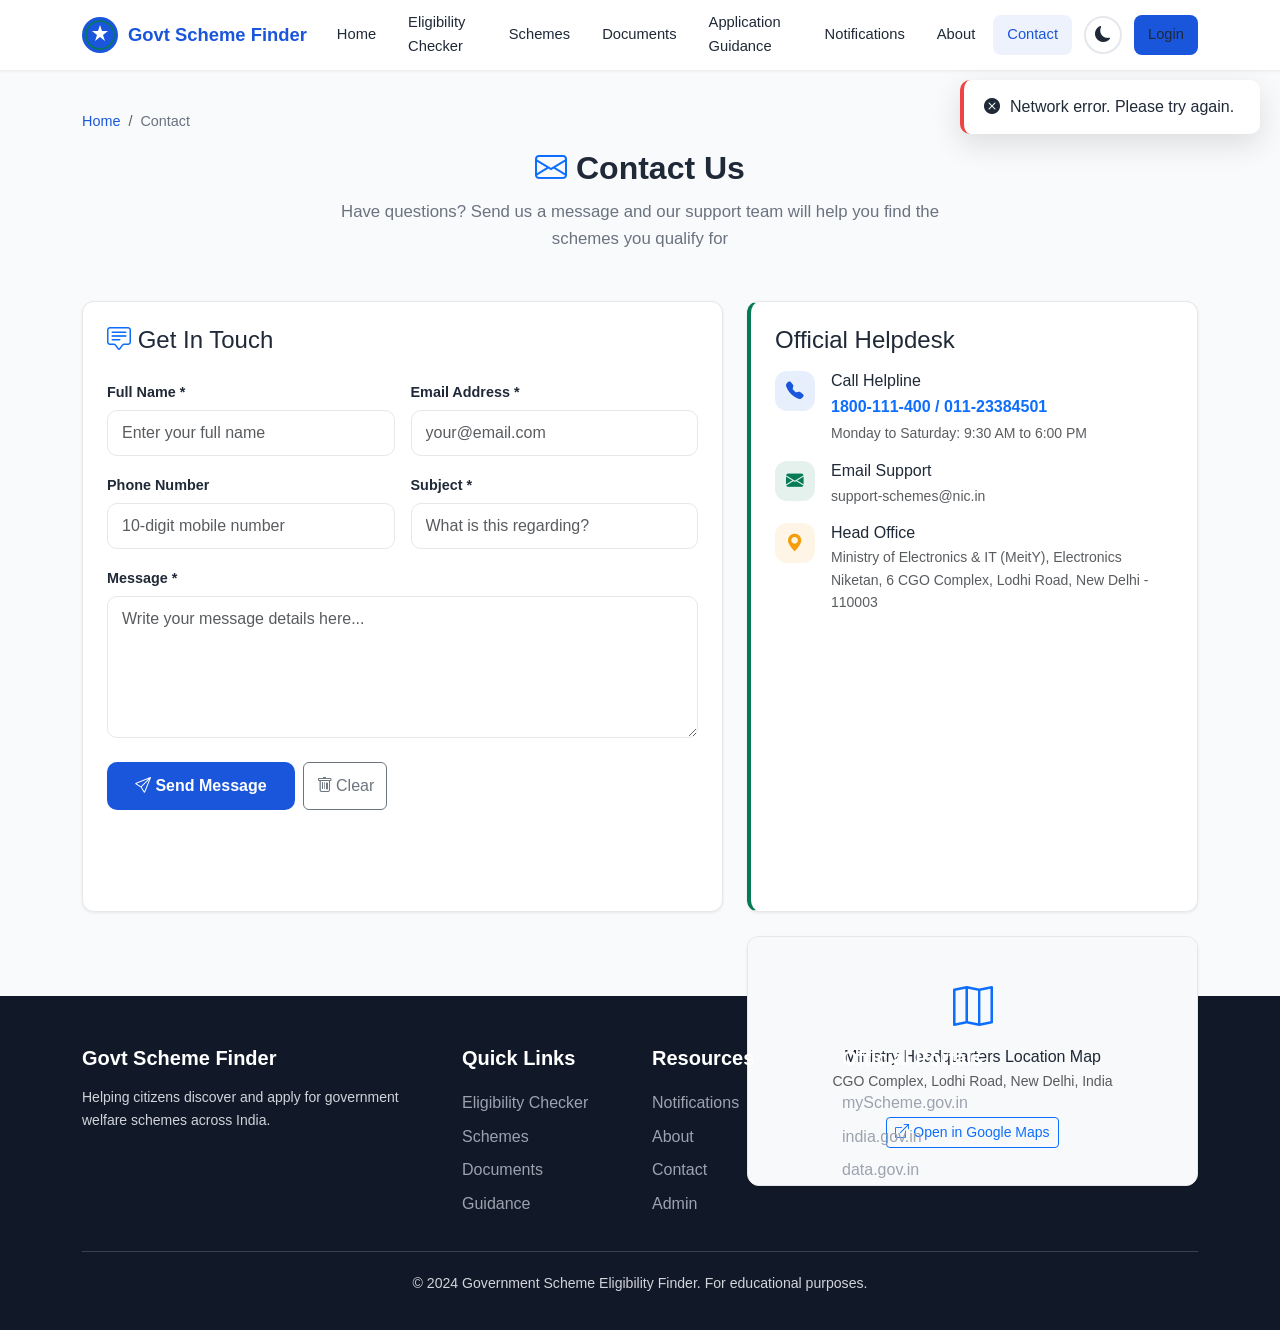
<file: contact.html>
<!DOCTYPE html>
<html lang="en">
<head>
    <meta charset="UTF-8">
    <meta name="viewport" content="width=device-width, initial-scale=1.0">
    <title>Contact Us - Government Scheme Eligibility Finder</title>
    <link href="https://cdn.jsdelivr.net/npm/bootstrap@5.3.2/dist/css/bootstrap.min.css" rel="stylesheet">
    <link href="https://cdn.jsdelivr.net/npm/bootstrap-icons@1.11.1/font/bootstrap-icons.css" rel="stylesheet">
    <link href="css/style.css" rel="stylesheet">
</head>
<body id="contactPage">
    <div id="page-loader"><div class="loader-spinner"></div></div>
    
    <!-- Navbar -->
    <nav class="navbar navbar-expand-lg navbar-govt">
        <div class="container">
            <a class="navbar-brand" href="index.html">
                <svg width="36" height="36" viewBox="0 0 36 36" fill="none"><circle cx="18" cy="18" r="18" fill="#1a56db"/><path d="M18 8l2 6h6l-5 4 2 6-5-4-5 4 2-6-5-4h6z" fill="#fff"/><circle cx="18" cy="18" r="14" stroke="#057a55" stroke-width="1.5" fill="none"/></svg>
                Govt Scheme Finder
            </a>
            <button class="navbar-toggler" type="button" data-bs-toggle="collapse" data-bs-target="#navbarNav"><span class="navbar-toggler-icon"></span></button>
            <div class="collapse navbar-collapse" id="navbarNav">
                <ul class="navbar-nav ms-auto align-items-lg-center gap-1">
                    <li class="nav-item"><a class="nav-link" href="index.html">Home</a></li>
                    <li class="nav-item"><a class="nav-link" href="eligibility.html">Eligibility Checker</a></li>
                    <li class="nav-item"><a class="nav-link" href="schemes.html">Schemes</a></li>
                    <li class="nav-item"><a class="nav-link" href="documents.html">Documents</a></li>
                    <li class="nav-item"><a class="nav-link" href="guidance.html">Application Guidance</a></li>
                    <li class="nav-item"><a class="nav-link" href="notifications.html">Notifications</a></li>
                    <li class="nav-item"><a class="nav-link" href="about.html">About</a></li>
                    <li class="nav-item"><a class="nav-link active" href="contact.html">Contact</a></li>
                    <li class="nav-item ms-lg-2"><button class="theme-toggle" id="themeToggle"><i class="bi bi-moon-fill"></i></button></li>
                    <li class="nav-item ms-lg-2" id="userMenu" style="display:none">
                        <div class="dropdown">
                            <a class="nav-link dropdown-toggle" href="#" data-bs-toggle="dropdown"><i class="bi bi-person-circle"></i> <span id="userDisplayName">User</span></a>
                            <ul class="dropdown-menu dropdown-menu-end">
                                <li><a class="dropdown-item" href="dashboard.html">Dashboard</a></li>
                                <li><a class="dropdown-item" href="profile.html">Profile</a></li>
                                <li><hr class="dropdown-divider"></li>
                                <li><a class="dropdown-item" href="#" onclick="logout()">Logout</a></li>
                            </ul>
                        </div>
                    </li>
                    <li class="nav-item ms-lg-2" id="loginNavBtn"><a class="nav-link btn-login-nav" href="login.html">Login</a></li>
                </ul>
            </div>
        </div>
    </nav>

    <div class="container py-4">
        <nav aria-label="breadcrumb">
            <ol class="breadcrumb breadcrumb-govt">
                <li class="breadcrumb-item"><a href="index.html">Home</a></li>
                <li class="breadcrumb-item active">Contact</li>
            </ol>
        </nav>

        <div class="text-center mb-5">
            <h2 class="section-title"><i class="bi bi-envelope text-primary"></i> Contact Us</h2>
            <p class="section-subtitle mx-auto">Have questions? Send us a message and our support team will help you find the schemes you qualify for</p>
        </div>

        <div class="row g-4">
            <!-- Left Side: Contact Form -->
            <div class="col-lg-7">
                <div class="govt-card h-100">
                    <h4 class="mb-4"><i class="bi bi-chat-square-text text-primary"></i> Get In Touch</h4>
                    <form id="contactForm" class="form-govt">
                        <div class="row g-3">
                            <div class="col-md-6">
                                <label class="form-label">Full Name *</label>
                                <input type="text" name="name" class="form-control" placeholder="Enter your full name" required>
                                <div class="invalid-feedback">Please enter your name</div>
                            </div>
                            <div class="col-md-6">
                                <label class="form-label">Email Address *</label>
                                <input type="email" name="email" class="form-control" placeholder="your@email.com" required>
                                <div class="invalid-feedback">Please enter a valid email</div>
                            </div>
                            <div class="col-md-6">
                                <label class="form-label">Phone Number</label>
                                <input type="tel" name="phone" class="form-control" placeholder="10-digit mobile number" pattern="[6-9][0-9]{9}">
                                <div class="invalid-feedback">Please enter a valid mobile number</div>
                            </div>
                            <div class="col-md-6">
                                <label class="form-label">Subject *</label>
                                <input type="text" name="subject" class="form-control" placeholder="What is this regarding?" required>
                                <div class="invalid-feedback">Subject is required</div>
                            </div>
                            <div class="col-12">
                                <label class="form-label">Message *</label>
                                <textarea name="message" class="form-control" rows="5" placeholder="Write your message details here..." required></textarea>
                                <div class="invalid-feedback">Please write a message</div>
                            </div>
                            <div class="col-12 d-flex gap-2 mt-4">
                                <button type="submit" class="btn btn-govt-primary" id="sendBtn">
                                    <i class="bi bi-send"></i> Send Message
                                </button>
                                <button type="reset" class="btn btn-outline-secondary">
                                    <i class="bi bi-trash"></i> Clear
                                </button>
                            </div>
                        </div>
                    </form>
                </div>
            </div>

            <!-- Right Side: Contact Information & Google Map Placeholder -->
            <div class="col-lg-5">
                <div class="govt-card mb-4" style="border-left: 4px solid var(--primary-green);">
                    <h4 class="mb-3">Official Helpdesk</h4>
                    
                    <div class="d-flex align-items-start gap-3 mb-3">
                        <div class="card-icon icon-blue m-0 flex-shrink-0" style="width:40px; height:40px; font-size:1.1rem;"><i class="bi bi-telephone-fill"></i></div>
                        <div>
                            <h6 class="mb-1">Call Helpline</h6>
                            <p class="text-primary fw-bold mb-0">1800-111-400 / 011-23384501</p>
                            <small class="text-muted">Monday to Saturday: 9:30 AM to 6:00 PM</small>
                        </div>
                    </div>

                    <div class="d-flex align-items-start gap-3 mb-3">
                        <div class="card-icon icon-green m-0 flex-shrink-0" style="width:40px; height:40px; font-size:1.1rem;"><i class="bi bi-envelope-fill"></i></div>
                        <div>
                            <h6 class="mb-1">Email Support</h6>
                            <p class="text-muted small mb-0">support-schemes@nic.in</p>
                        </div>
                    </div>

                    <div class="d-flex align-items-start gap-3">
                        <div class="card-icon icon-orange m-0 flex-shrink-0" style="width:40px; height:40px; font-size:1.1rem;"><i class="bi bi-geo-alt-fill"></i></div>
                        <div>
                            <h6 class="mb-1">Head Office</h6>
                            <p class="text-muted small mb-0">Ministry of Electronics & IT (MeitY), Electronics Niketan, 6 CGO Complex, Lodhi Road, New Delhi - 110003</p>
                        </div>
                    </div>
                </div>

                <div class="govt-card p-0 overflow-hidden" style="height: 250px;">
                    <!-- Map Placeholder with professional design -->
                    <div class="w-100 h-100 d-flex flex-column align-items-center justify-content-center bg-light text-center p-3">
                        <i class="bi bi-map text-primary fs-1 mb-2"></i>
                        <h6 class="mb-1">Ministry Headquarters Location Map</h6>
                        <p class="text-muted small px-3">CGO Complex, Lodhi Road, New Delhi, India</p>
                        <a href="https://maps.google.com/?q=Ministry+of+Electronics+and+Information+Technology" target="_blank" class="btn btn-sm btn-outline-primary mt-2">
                            <i class="bi bi-box-arrow-up-right"></i> Open in Google Maps
                        </a>
                    </div>
                </div>
            </div>
        </div>
    </div>

    <!-- Footer -->
    <footer class="footer-govt">
        <div class="container">
            <div class="row g-4">
                <div class="col-md-4">
                    <h5>Govt Scheme Finder</h5>
                    <p class="small">Helping citizens discover and apply for government welfare schemes across India.</p>
                </div>
                <div class="col-md-2">
                    <h5>Quick Links</h5>
                    <a href="eligibility.html" class="footer-link">Eligibility Checker</a>
                    <a href="schemes.html" class="footer-link">Schemes</a>
                    <a href="documents.html" class="footer-link">Documents</a>
                    <a href="guidance.html" class="footer-link">Guidance</a>
                </div>
                <div class="col-md-2">
                    <h5>Resources</h5>
                    <a href="notifications.html" class="footer-link">Notifications</a>
                    <a href="about.html" class="footer-link">About</a>
                    <a href="contact.html" class="footer-link">Contact</a>
                    <a href="admin.html" class="footer-link">Admin</a>
                </div>
                <div class="col-md-4">
                    <h5>Official Portals</h5>
                    <a href="https://www.myscheme.gov.in" target="_blank" class="footer-link">myScheme.gov.in</a>
                    <a href="https://www.india.gov.in" target="_blank" class="footer-link">india.gov.in</a>
                    <a href="https://data.gov.in" target="_blank" class="footer-link">data.gov.in</a>
                </div>
            </div>
            <div class="footer-bottom">
                <p>&copy; 2024 Government Scheme Eligibility Finder. For educational purposes.</p>
            </div>
        </div>
    </footer>

    <button id="scrollTopBtn"><i class="bi bi-arrow-up"></i></button>

    <script src="https://cdn.jsdelivr.net/npm/bootstrap@5.3.2/dist/js/bootstrap.bundle.min.js"></script>
    <script src="js/main.js"></script>
    <script>
        document.addEventListener('DOMContentLoaded', () => {
            const form = document.getElementById('contactForm');
            if (form) {
                form.addEventListener('submit', async (e) => {
                    e.preventDefault();
                    if (!validateForm(form)) {
                        showToast('Please fill all required fields correctly', 'warning');
                        return;
                    }

                    const sendBtn = document.getElementById('sendBtn');
                    sendBtn.disabled = true;
                    sendBtn.innerHTML = '<span class="spinner-border spinner-border-sm"></span> Sending...';

                    const formData = Object.fromEntries(new FormData(form));
                    const data = await apiCall('contact.php?action=send', {
                        method: 'POST',
                        body: JSON.stringify(formData)
                    });

                    sendBtn.disabled = false;
                    sendBtn.innerHTML = '<i class="bi bi-send"></i> Send Message';

                    if (data.success) {
                        showToast(data.message, 'success');
                        form.reset();
                    }
                });
            }
        });
    </script>
</body>
</html>
</file>
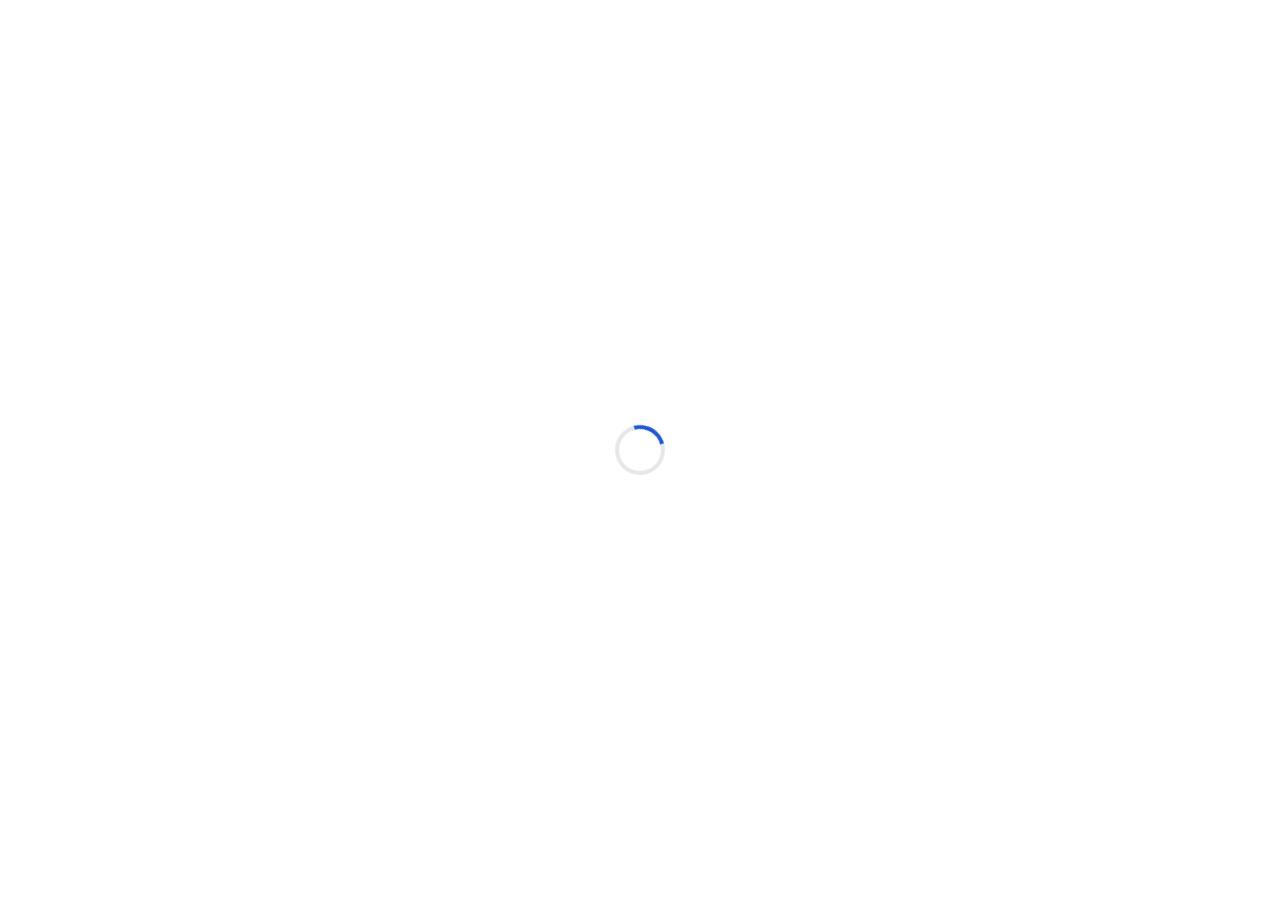
<file: dashboard.html>
<!DOCTYPE html>
<html lang="en">
<head>
    <meta charset="UTF-8">
    <meta name="viewport" content="width=device-width, initial-scale=1.0">
    <title>Dashboard - Government Scheme Eligibility Finder</title>
    <link href="https://cdn.jsdelivr.net/npm/bootstrap@5.3.2/dist/css/bootstrap.min.css" rel="stylesheet">
    <link href="https://cdn.jsdelivr.net/npm/bootstrap-icons@1.11.1/font/bootstrap-icons.css" rel="stylesheet">
    <link href="css/style.css" rel="stylesheet">
</head>
<body>
    <div id="page-loader"><div class="loader-spinner"></div></div>
    <nav class="navbar navbar-expand-lg navbar-govt">
        <div class="container">
            <a class="navbar-brand" href="index.html"><svg width="36" height="36" viewBox="0 0 36 36" fill="none"><circle cx="18" cy="18" r="18" fill="#1a56db"/><path d="M18 8l2 6h6l-5 4 2 6-5-4-5 4 2-6-5-4h6z" fill="#fff"/></svg> Govt Scheme Finder</a>
            <button class="navbar-toggler" type="button" data-bs-toggle="collapse" data-bs-target="#navbarNav"><span class="navbar-toggler-icon"></span></button>
            <div class="collapse navbar-collapse" id="navbarNav">
                <ul class="navbar-nav ms-auto align-items-lg-center gap-1">
                    <li class="nav-item"><a class="nav-link" href="index.html">Home</a></li>
                    <li class="nav-item"><a class="nav-link" href="eligibility.html">Eligibility Checker</a></li>
                    <li class="nav-item"><a class="nav-link" href="schemes.html">Schemes</a></li>
                    <li class="nav-item"><a class="nav-link" href="documents.html">Documents</a></li>
                    <li class="nav-item ms-lg-2"><button class="theme-toggle" id="themeToggle"><i class="bi bi-moon-fill"></i></button></li>
                    <li class="nav-item ms-lg-2"><a class="nav-link" href="#" onclick="logout()"><i class="bi bi-box-arrow-right"></i> Logout</a></li>
                </ul>
            </div>
        </div>
    </nav>

    <div class="container py-4">
        <nav aria-label="breadcrumb"><ol class="breadcrumb breadcrumb-govt" id="breadcrumb"><li class="breadcrumb-item"><a href="index.html">Home</a></li><li class="breadcrumb-item active">Dashboard</li></ol></nav>

        <div class="dashboard-welcome">
            <h3>Welcome, <span id="welcomeName">User</span>!</h3>
            <p class="mb-0 opacity-75">Manage your profile, check eligibility, and explore government schemes from your dashboard.</p>
        </div>

        <div class="row g-4">
            <div class="col-md-4 col-lg-2"><a href="profile.html" class="govt-card dashboard-card d-block"><div class="card-icon icon-blue"><i class="bi bi-person"></i></div><h6>My Profile</h6><small class="text-muted">Update details</small></a></div>
            <div class="col-md-4 col-lg-2"><a href="eligibility.html" class="govt-card dashboard-card d-block"><div class="card-icon icon-green"><i class="bi bi-search"></i></div><h6>Eligibility Checker</h6><small class="text-muted">Find schemes</small></a></div>
            <div class="col-md-4 col-lg-2"><a href="schemes.html" class="govt-card dashboard-card d-block"><div class="card-icon icon-orange"><i class="bi bi-grid"></i></div><h6>Recommended Schemes</h6><small class="text-muted">Browse all</small></a></div>
            <div class="col-md-4 col-lg-2"><a href="documents.html" class="govt-card dashboard-card d-block"><div class="card-icon icon-blue"><i class="bi bi-file-earmark-arrow-up"></i></div><h6>Uploaded Documents</h6><small class="text-muted">Manage files</small></a></div>
            <div class="col-md-4 col-lg-2"><a href="notifications.html" class="govt-card dashboard-card d-block"><div class="card-icon icon-green"><i class="bi bi-bell"></i></div><h6>Notifications</h6><small class="text-muted">Latest updates</small></a></div>
            <div class="col-md-4 col-lg-2"><a href="#" onclick="logout()" class="govt-card dashboard-card d-block"><div class="card-icon icon-orange"><i class="bi bi-box-arrow-right"></i></div><h6>Logout</h6><small class="text-muted">Sign out</small></a></div>
        </div>
    </div>

    <footer class="footer-govt"><div class="container"><div class="footer-bottom"><p>&copy; 2024 Government Scheme Eligibility Finder</p></div></div></footer>
    <button id="scrollTopBtn"><i class="bi bi-arrow-up"></i></button>

    <script src="https://cdn.jsdelivr.net/npm/bootstrap@5.3.2/dist/js/bootstrap.bundle.min.js"></script>
    <script src="js/main.js"></script>
    <script>
        document.addEventListener('DOMContentLoaded', async () => {
            const session = await requireAuth();
            if (session && session.user) {
                document.getElementById('welcomeName').textContent = session.user.name;
            }
        });
    </script>
</body>
</html>
</file>
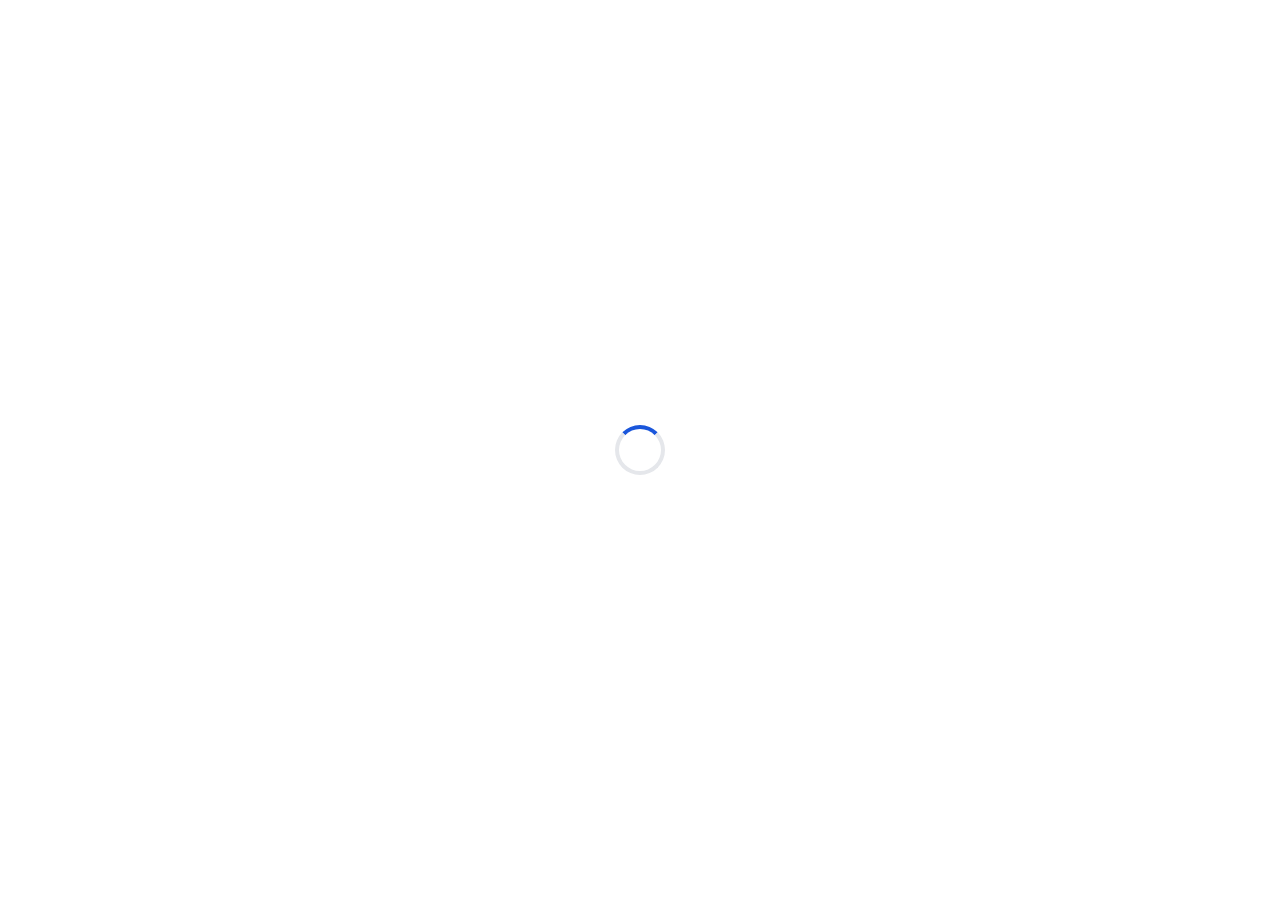
<file: documents.html>
<!DOCTYPE html>
<html lang="en">
<head>
    <meta charset="UTF-8">
    <meta name="viewport" content="width=device-width, initial-scale=1.0">
    <title>Required Documents - Government Scheme Eligibility Finder</title>
    <link href="https://cdn.jsdelivr.net/npm/bootstrap@5.3.2/dist/css/bootstrap.min.css" rel="stylesheet">
    <link href="https://cdn.jsdelivr.net/npm/bootstrap-icons@1.11.1/font/bootstrap-icons.css" rel="stylesheet">
    <link href="css/style.css" rel="stylesheet">
</head>
<body id="documentsPage">
    <div id="page-loader"><div class="loader-spinner"></div></div>
    
    <!-- Navbar -->
    <nav class="navbar navbar-expand-lg navbar-govt">
        <div class="container">
            <a class="navbar-brand" href="index.html">
                <svg width="36" height="36" viewBox="0 0 36 36" fill="none"><circle cx="18" cy="18" r="18" fill="#1a56db"/><path d="M18 8l2 6h6l-5 4 2 6-5-4-5 4 2-6-5-4h6z" fill="#fff"/><circle cx="18" cy="18" r="14" stroke="#057a55" stroke-width="1.5" fill="none"/></svg>
                Govt Scheme Finder
            </a>
            <button class="navbar-toggler" type="button" data-bs-toggle="collapse" data-bs-target="#navbarNav"><span class="navbar-toggler-icon"></span></button>
            <div class="collapse navbar-collapse" id="navbarNav">
                <ul class="navbar-nav ms-auto align-items-lg-center gap-1">
                    <li class="nav-item"><a class="nav-link" href="index.html">Home</a></li>
                    <li class="nav-item"><a class="nav-link" href="eligibility.html">Eligibility Checker</a></li>
                    <li class="nav-item"><a class="nav-link" href="schemes.html">Schemes</a></li>
                    <li class="nav-item"><a class="nav-link active" href="documents.html">Documents</a></li>
                    <li class="nav-item"><a class="nav-link" href="guidance.html">Application Guidance</a></li>
                    <li class="nav-item"><a class="nav-link" href="notifications.html">Notifications</a></li>
                    <li class="nav-item"><a class="nav-link" href="about.html">About</a></li>
                    <li class="nav-item"><a class="nav-link" href="contact.html">Contact</a></li>
                    <li class="nav-item ms-lg-2"><button class="theme-toggle" id="themeToggle"><i class="bi bi-moon-fill"></i></button></li>
                    <li class="nav-item ms-lg-2" id="userMenu" style="display:none">
                        <div class="dropdown">
                            <a class="nav-link dropdown-toggle" href="#" data-bs-toggle="dropdown"><i class="bi bi-person-circle"></i> <span id="userDisplayName">User</span></a>
                            <ul class="dropdown-menu dropdown-menu-end">
                                <li><a class="dropdown-item" href="dashboard.html">Dashboard</a></li>
                                <li><a class="dropdown-item" href="profile.html">Profile</a></li>
                                <li><hr class="dropdown-divider"></li>
                                <li><a class="dropdown-item" href="#" onclick="logout()">Logout</a></li>
                            </ul>
                        </div>
                    </li>
                    <li class="nav-item ms-lg-2" id="loginNavBtn"><a class="nav-link btn-login-nav" href="login.html">Login</a></li>
                </ul>
            </div>
        </div>
    </nav>

    <div class="container py-4">
        <nav aria-label="breadcrumb">
            <ol class="breadcrumb breadcrumb-govt">
                <li class="breadcrumb-item"><a href="index.html">Home</a></li>
                <li class="breadcrumb-item"><a href="dashboard.html">Dashboard</a></li>
                <li class="breadcrumb-item active">Required Documents</li>
            </ol>
        </nav>

        <div class="row">
            <!-- Left Side: Upload Zone -->
            <div class="col-lg-5 mb-4">
                <div class="govt-card">
                    <h4 class="mb-3"><i class="bi bi-cloud-arrow-up text-primary"></i> Upload Document</h4>
                    <p class="text-muted small">Upload digital copies of your certificates for eligibility check. Accepted: PDF, JPG, PNG, DOC (Max 5MB).</p>
                    
                    <form id="uploadForm" class="form-govt">
                        <div class="mb-3">
                            <label class="form-label">Document Type *</label>
                            <select name="document_type" id="documentType" class="form-select" required>
                                <option value="">Select Document Type</option>
                            </select>
                            <div class="invalid-feedback">Please select a document type</div>
                        </div>

                        <div class="mb-4">
                            <div class="upload-zone" id="dropzone">
                                <i class="bi bi-file-earmark-arrow-up text-primary fs-1 mb-2 d-block"></i>
                                <span class="d-block fw-semibold" id="fileNamePlaceholder">Drag & Drop file here or Click to browse</span>
                                <input type="file" name="document" id="fileInput" class="d-none" accept=".pdf,.jpg,.jpeg,.png,.doc,.docx" required>
                            </div>
                            <div class="invalid-feedback text-center mt-2 d-block" id="fileFeedback"></div>
                        </div>

                        <button type="submit" class="btn btn-govt-primary w-100" id="uploadBtn">
                            <i class="bi bi-upload"></i> Upload Document
                        </button>
                    </form>
                </div>
            </div>

            <!-- Right Side: Document List -->
            <div class="col-lg-7">
                <div class="govt-card h-100">
                    <h4 class="mb-3"><i class="bi bi-file-earmark-check text-success"></i> My Documents</h4>
                    <p class="text-muted small">List of documents you have uploaded. These will be automatically referenced when matching schemes.</p>
                    
                    <div id="documentsList" class="mt-3">
                        <div class="text-center py-5">
                            <div class="loader-spinner mx-auto"></div>
                            <p class="mt-2 text-muted">Retrieving documents...</p>
                        </div>
                    </div>
                </div>
            </div>
        </div>
    </div>

    <!-- Footer -->
    <footer class="footer-govt">
        <div class="container">
            <div class="row g-4">
                <div class="col-md-4">
                    <h5>Govt Scheme Finder</h5>
                    <p class="small">Helping citizens discover and apply for government welfare schemes across India.</p>
                </div>
                <div class="col-md-2">
                    <h5>Quick Links</h5>
                    <a href="eligibility.html" class="footer-link">Eligibility Checker</a>
                    <a href="schemes.html" class="footer-link">Schemes</a>
                    <a href="documents.html" class="footer-link">Documents</a>
                    <a href="guidance.html" class="footer-link">Guidance</a>
                </div>
                <div class="col-md-2">
                    <h5>Resources</h5>
                    <a href="notifications.html" class="footer-link">Notifications</a>
                    <a href="about.html" class="footer-link">About</a>
                    <a href="contact.html" class="footer-link">Contact</a>
                    <a href="admin.html" class="footer-link">Admin</a>
                </div>
                <div class="col-md-4">
                    <h5>Official Portals</h5>
                    <a href="https://www.myscheme.gov.in" target="_blank" class="footer-link">myScheme.gov.in</a>
                    <a href="https://www.india.gov.in" target="_blank" class="footer-link">india.gov.in</a>
                    <a href="https://data.gov.in" target="_blank" class="footer-link">data.gov.in</a>
                </div>
            </div>
            <div class="footer-bottom">
                <p>&copy; 2024 Government Scheme Eligibility Finder. For educational purposes.</p>
            </div>
        </div>
    </footer>

    <button id="scrollTopBtn"><i class="bi bi-arrow-up"></i></button>

    <script src="https://cdn.jsdelivr.net/npm/bootstrap@5.3.2/dist/js/bootstrap.bundle.min.js"></script>
    <script src="js/main.js"></script>
    <script>
        document.addEventListener('DOMContentLoaded', async () => {
            await requireAuth();
            await loadDocumentTypes();
            await loadDocuments();
            initUploadHandlers();
        });

        // Map document type keys to human readable labels
        let docTypeMap = {};

        async function loadDocumentTypes() {
            const data = await apiCall('documents.php?action=types');
            if (data.success && data.types) {
                const select = document.getElementById('documentType');
                select.innerHTML = '<option value="">Select Document Type</option>';
                data.types.forEach(t => {
                    docTypeMap[t.type] = t.name;
                    const opt = document.createElement('option');
                    opt.value = t.type;
                    opt.textContent = t.name + (t.required ? ' *' : '');
                    select.appendChild(opt);
                });
            }
        }

        async function loadDocuments() {
            const container = document.getElementById('documentsList');
            const data = await apiCall('documents.php?action=list');

            if (!data.success) {
                container.innerHTML = '<div class="alert alert-danger">Failed to load documents.</div>';
                return;
            }

            if (!data.documents || data.documents.length === 0) {
                container.innerHTML = `
                    <div class="empty-state">
                        <i class="bi bi-file-earmark-x"></i>
                        <h5>No documents uploaded yet</h5>
                        <p>Upload files like Aadhaar, Income Certificate, etc., to begin matching.</p>
                    </div>`;
                return;
            }

            let html = `
                <div class="table-responsive">
                    <table class="table align-middle">
                        <thead>
                            <tr>
                                <th>Document Type</th>
                                <th>File Name</th>
                                <th>Size</th>
                                <th>Action</th>
                            </tr>
                        </thead>
                        <tbody>`;
            
            data.documents.forEach(d => {
                const typeLabel = docTypeMap[d.document_type] || d.document_type.replace('_', ' ');
                const fileSizeKB = (d.file_size / 1024).toFixed(1) + ' KB';
                html += `
                    <tr>
                        <td><strong>${typeLabel}</strong></td>
                        <td><a href="${d.file_path}" target="_blank" class="text-truncate d-inline-block" style="max-width: 180px;">${d.file_name}</a></td>
                        <td><span class="text-muted small">${fileSizeKB}</span></td>
                        <td>
                            <button class="btn btn-sm btn-outline-danger" onclick="deleteDoc(${d.id})">
                                <i class="bi bi-trash"></i>
                            </button>
                        </td>
                    </tr>`;
            });

            html += `</tbody></table></div>`;
            container.innerHTML = html;
        }

        function initUploadHandlers() {
            const dropzone = document.getElementById('dropzone');
            const fileInput = document.getElementById('fileInput');
            const placeholder = document.getElementById('fileNamePlaceholder');
            const form = document.getElementById('uploadForm');
            const fileFeedback = document.getElementById('fileFeedback');

            // Trigger file dialog
            dropzone.addEventListener('click', () => fileInput.click());

            // Drag and drop event listeners
            ['dragenter', 'dragover'].forEach(eventName => {
                dropzone.addEventListener(eventName, (e) => {
                    e.preventDefault();
                    e.stopPropagation();
                    dropzone.classList.add('dragover');
                }, false);
            });

            ['dragleave', 'drop'].forEach(eventName => {
                dropzone.addEventListener(eventName, (e) => {
                    e.preventDefault();
                    e.stopPropagation();
                    dropzone.classList.remove('dragover');
                }, false);
            });

            dropzone.addEventListener('drop', (e) => {
                const dt = e.dataTransfer;
                const files = dt.files;
                if (files.length) {
                    fileInput.files = files;
                    updateFileLabel(files[0]);
                }
            });

            fileInput.addEventListener('change', () => {
                if (fileInput.files.length) {
                    updateFileLabel(fileInput.files[0]);
                }
            });

            function updateFileLabel(file) {
                fileFeedback.textContent = '';
                if (file.size > 5 * 1024 * 1024) {
                    fileFeedback.textContent = 'File size exceeds 5MB limit.';
                    fileInput.value = '';
                    placeholder.textContent = 'Drag & Drop file here or Click to browse';
                    return;
                }
                const ext = file.name.split('.').pop().toLowerCase();
                const allowed = ['pdf', 'jpg', 'jpeg', 'png', 'doc', 'docx'];
                if (!allowed.includes(ext)) {
                    fileFeedback.textContent = 'Invalid file type. Allowed: PDF, JPG, PNG, DOC/DOCX.';
                    fileInput.value = '';
                    placeholder.textContent = 'Drag & Drop file here or Click to browse';
                    return;
                }
                placeholder.textContent = `Selected: ${file.name}`;
            }

            form.addEventListener('submit', async (e) => {
                e.preventDefault();
                if (!validateForm(form)) return;
                
                if (!fileInput.files.length) {
                    fileFeedback.textContent = 'Please select a file to upload';
                    return;
                }

                const uploadBtn = document.getElementById('uploadBtn');
                uploadBtn.disabled = true;
                uploadBtn.innerHTML = '<span class="spinner-border spinner-border-sm"></span> Uploading...';

                const formData = new FormData(form);
                const data = await apiCall('documents.php?action=upload', {
                    method: 'POST',
                    body: formData,
                    headers: {} // Crucial: clear Content-Type to let browser set multipart/form-data boundary
                });

                uploadBtn.disabled = false;
                uploadBtn.innerHTML = '<i class="bi bi-upload"></i> Upload Document';

                if (data.success) {
                    showToast(data.message, 'success');
                    form.reset();
                    placeholder.textContent = 'Drag & Drop file here or Click to browse';
                    await loadDocuments();
                }
            });
        }

        async function deleteDoc(id) {
            if (!confirm('Are you sure you want to delete this document?')) return;
            const data = await apiCall('documents.php?action=delete', {
                method: 'POST',
                body: JSON.stringify({ id })
            });
            if (data.success) {
                showToast(data.message, 'success');
                await loadDocuments();
            }
        }
    </script>
</body>
</html>
</file>
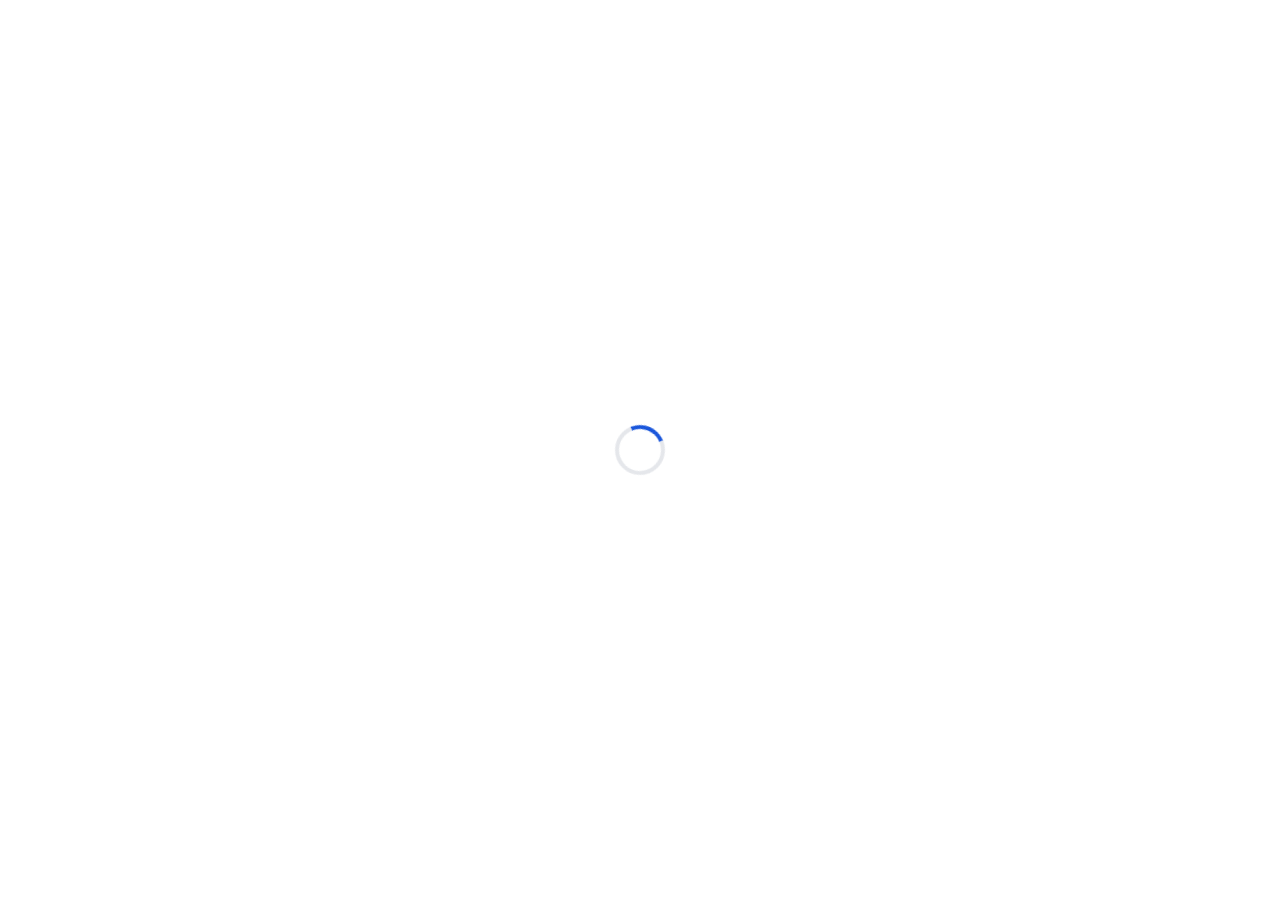
<file: eligibility.html>
<!DOCTYPE html>
<html lang="en">
<head>
    <meta charset="UTF-8">
    <meta name="viewport" content="width=device-width, initial-scale=1.0">
    <title>Eligibility Checker - Government Scheme Eligibility Finder</title>
    <link href="https://cdn.jsdelivr.net/npm/bootstrap@5.3.2/dist/css/bootstrap.min.css" rel="stylesheet">
    <link href="https://cdn.jsdelivr.net/npm/bootstrap-icons@1.11.1/font/bootstrap-icons.css" rel="stylesheet">
    <link href="css/style.css" rel="stylesheet">
</head>
<body id="eligibilityPage">
    <div id="page-loader"><div class="loader-spinner"></div></div>
    <nav class="navbar navbar-expand-lg navbar-govt">
        <div class="container">
            <a class="navbar-brand" href="index.html"><svg width="36" height="36" viewBox="0 0 36 36" fill="none"><circle cx="18" cy="18" r="18" fill="#1a56db"/><path d="M18 8l2 6h6l-5 4 2 6-5-4-5 4 2-6-5-4h6z" fill="#fff"/></svg> Govt Scheme Finder</a>
            <button class="navbar-toggler" type="button" data-bs-toggle="collapse" data-bs-target="#navbarNav"><span class="navbar-toggler-icon"></span></button>
            <div class="collapse navbar-collapse" id="navbarNav">
                <ul class="navbar-nav ms-auto align-items-lg-center gap-1">
                    <li class="nav-item"><a class="nav-link" href="index.html">Home</a></li>
                    <li class="nav-item"><a class="nav-link active" href="eligibility.html">Eligibility Checker</a></li>
                    <li class="nav-item"><a class="nav-link" href="schemes.html">Schemes</a></li>
                    <li class="nav-item ms-lg-2"><button class="theme-toggle" id="themeToggle"><i class="bi bi-moon-fill"></i></button></li>
                    <li class="nav-item ms-lg-2" id="loginNavBtn"><a class="nav-link btn-login-nav" href="login.html">Login</a></li>
                </ul>
            </div>
        </div>
    </nav>

    <div class="container py-4">
        <nav aria-label="breadcrumb"><ol class="breadcrumb breadcrumb-govt"><li class="breadcrumb-item"><a href="index.html">Home</a></li><li class="breadcrumb-item active">Eligibility Checker</li></ol></nav>

        <h2 class="section-title"><i class="bi bi-search text-primary"></i> Eligibility Checker</h2>
        <p class="section-subtitle">We compare your profile against official government scheme criteria to find schemes you qualify for</p>

        <div class="govt-card mb-4">
            <h5><i class="bi bi-person-badge"></i> Your Profile Summary</h5>
            <div id="profileSummary" class="mt-3"><div class="text-center py-3"><div class="loader-spinner mx-auto"></div></div></div>
        </div>

        <div class="text-center mb-4">
            <button id="checkEligibilityBtn" class="btn btn-govt-primary btn-lg"><i class="bi bi-search"></i> Find Eligible Schemes</button>
        </div>

        <div id="eligibilityResults"></div>
    </div>

    <footer class="footer-govt"><div class="container"><div class="footer-bottom"><p>&copy; 2024 Government Scheme Eligibility Finder</p></div></div></footer>
    <button id="scrollTopBtn"><i class="bi bi-arrow-up"></i></button>

    <script src="https://cdn.jsdelivr.net/npm/bootstrap@5.3.2/dist/js/bootstrap.bundle.min.js"></script>
    <script src="js/main.js"></script>
    <script src="js/eligibility.js"></script>
</body>
</html>
</file>
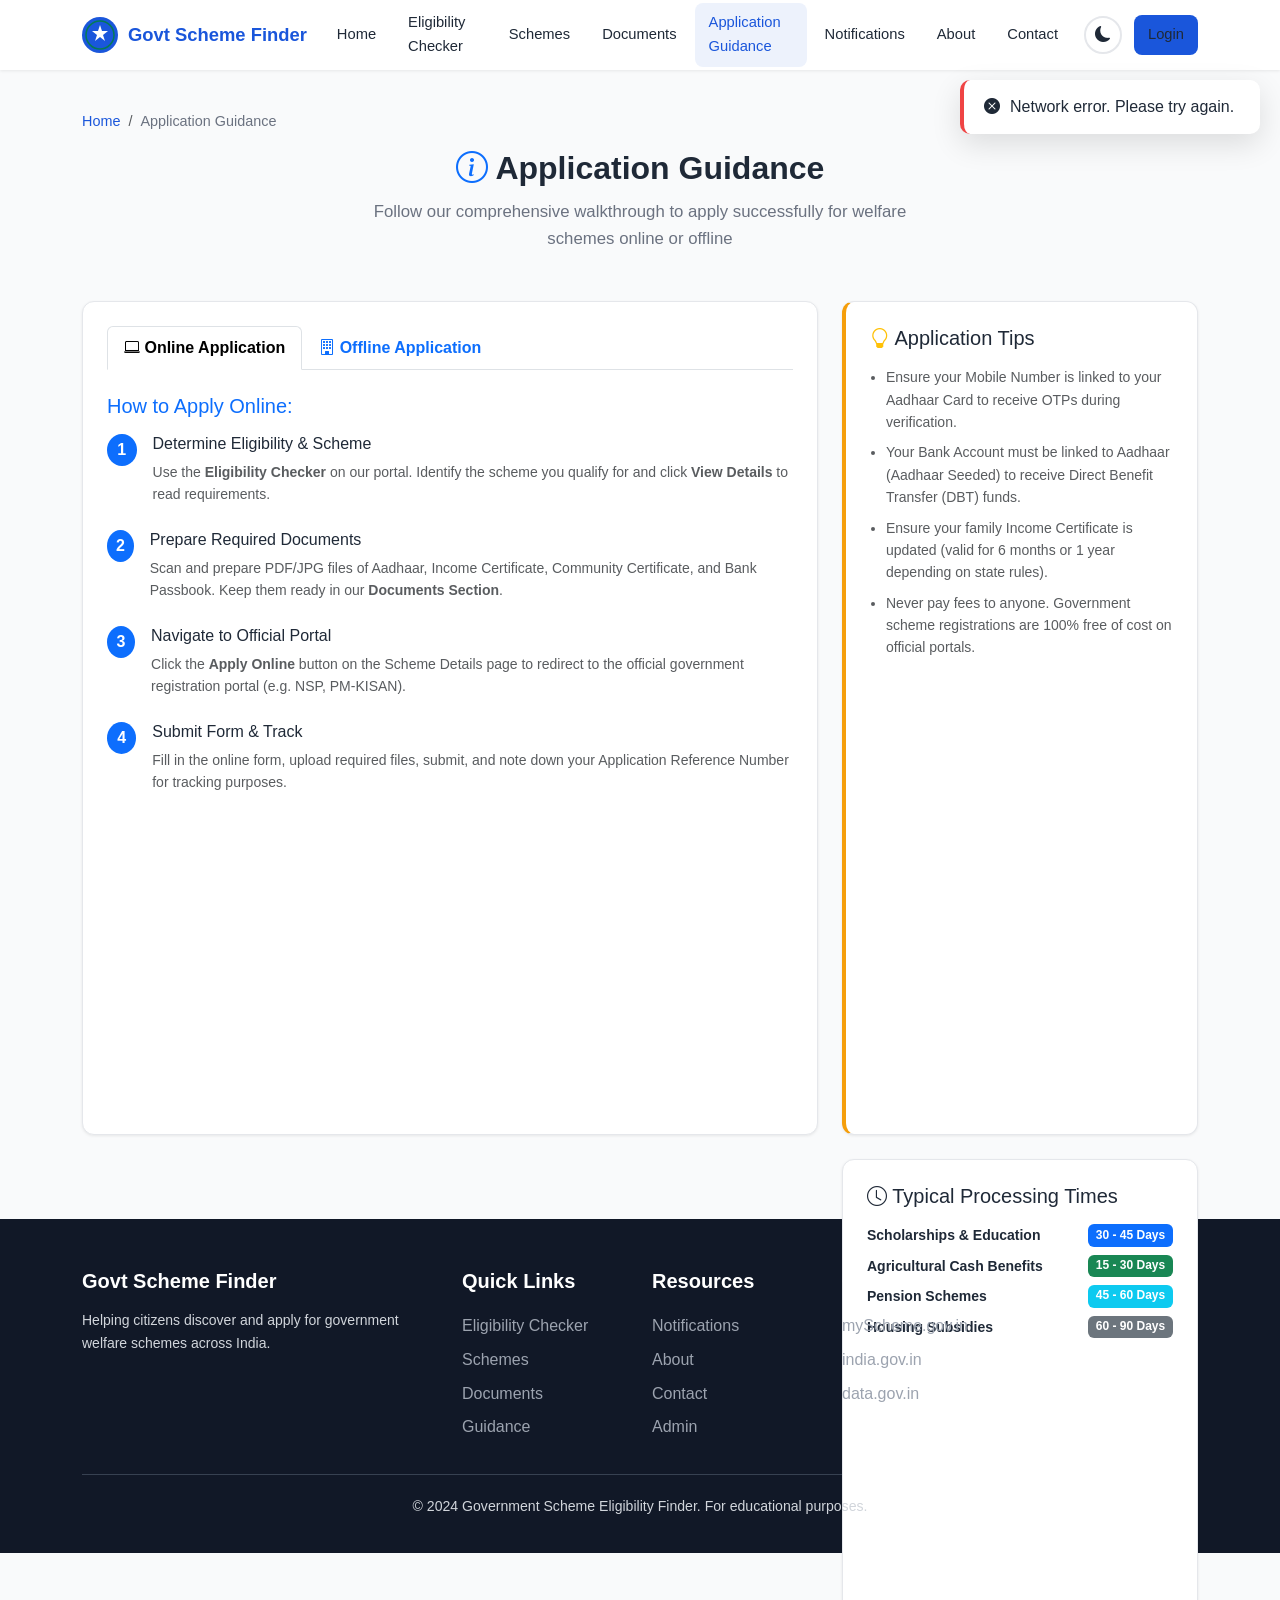
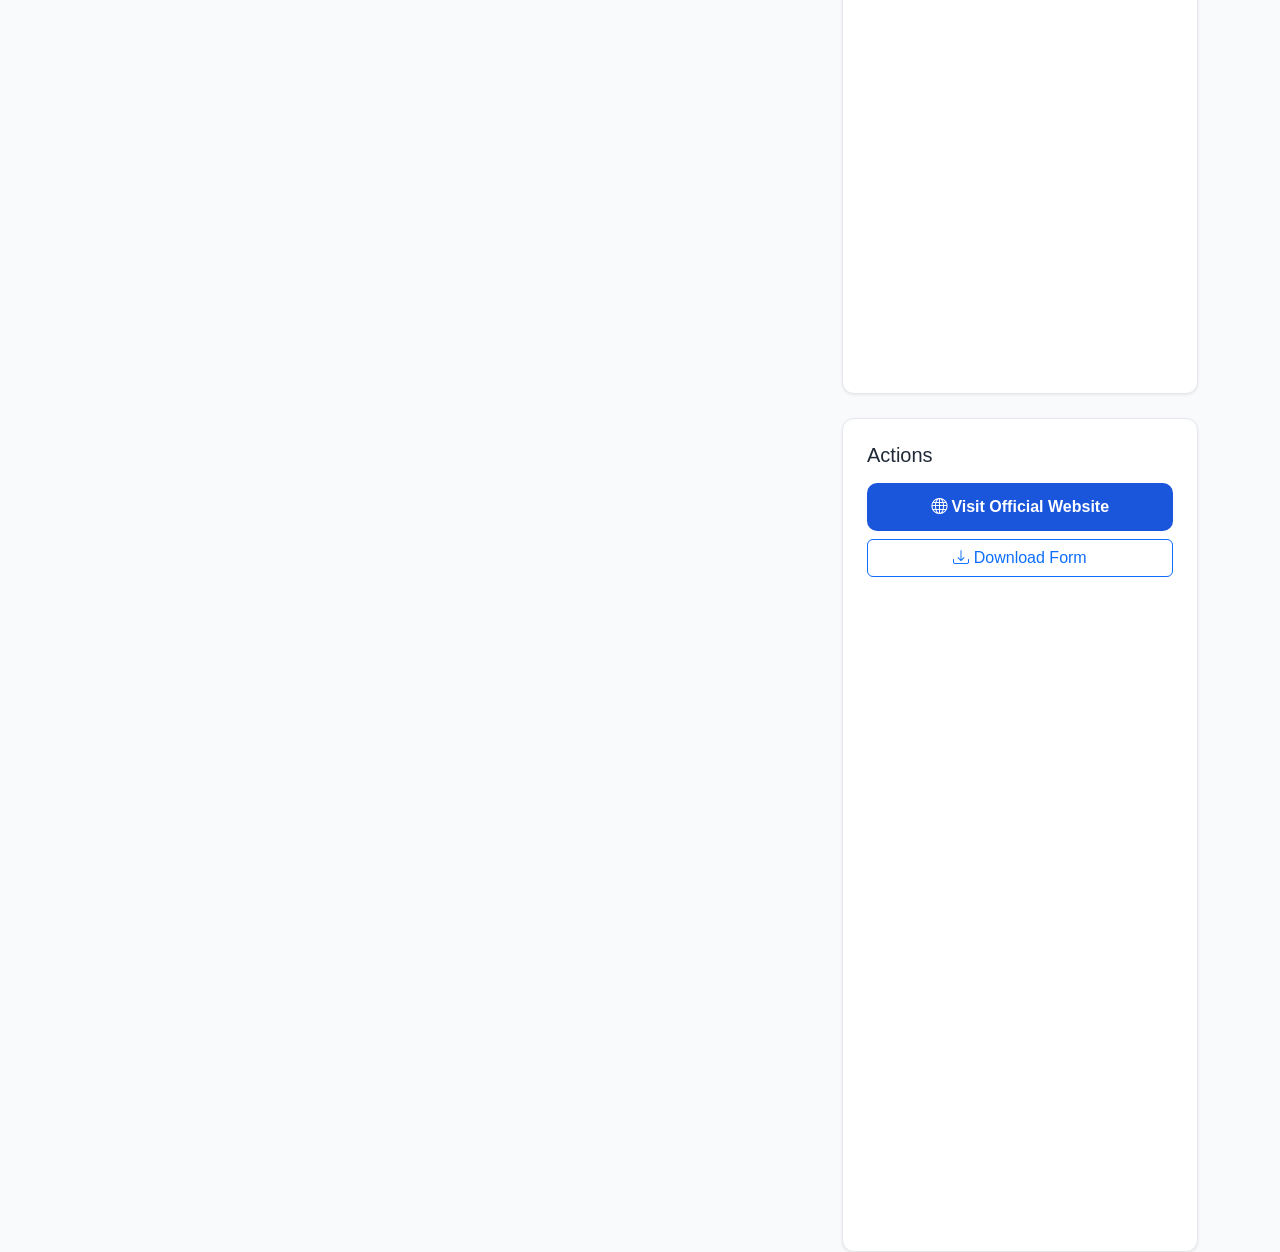
<file: guidance.html>
<!DOCTYPE html>
<html lang="en">
<head>
    <meta charset="UTF-8">
    <meta name="viewport" content="width=device-width, initial-scale=1.0">
    <title>Application Guidance - Government Scheme Eligibility Finder</title>
    <link href="https://cdn.jsdelivr.net/npm/bootstrap@5.3.2/dist/css/bootstrap.min.css" rel="stylesheet">
    <link href="https://cdn.jsdelivr.net/npm/bootstrap-icons@1.11.1/font/bootstrap-icons.css" rel="stylesheet">
    <link href="css/style.css" rel="stylesheet">
</head>
<body id="guidancePage">
    <div id="page-loader"><div class="loader-spinner"></div></div>
    
    <!-- Navbar -->
    <nav class="navbar navbar-expand-lg navbar-govt">
        <div class="container">
            <a class="navbar-brand" href="index.html">
                <svg width="36" height="36" viewBox="0 0 36 36" fill="none"><circle cx="18" cy="18" r="18" fill="#1a56db"/><path d="M18 8l2 6h6l-5 4 2 6-5-4-5 4 2-6-5-4h6z" fill="#fff"/><circle cx="18" cy="18" r="14" stroke="#057a55" stroke-width="1.5" fill="none"/></svg>
                Govt Scheme Finder
            </a>
            <button class="navbar-toggler" type="button" data-bs-toggle="collapse" data-bs-target="#navbarNav"><span class="navbar-toggler-icon"></span></button>
            <div class="collapse navbar-collapse" id="navbarNav">
                <ul class="navbar-nav ms-auto align-items-lg-center gap-1">
                    <li class="nav-item"><a class="nav-link" href="index.html">Home</a></li>
                    <li class="nav-item"><a class="nav-link" href="eligibility.html">Eligibility Checker</a></li>
                    <li class="nav-item"><a class="nav-link" href="schemes.html">Schemes</a></li>
                    <li class="nav-item"><a class="nav-link" href="documents.html">Documents</a></li>
                    <li class="nav-item"><a class="nav-link active" href="guidance.html">Application Guidance</a></li>
                    <li class="nav-item"><a class="nav-link" href="notifications.html">Notifications</a></li>
                    <li class="nav-item"><a class="nav-link" href="about.html">About</a></li>
                    <li class="nav-item"><a class="nav-link" href="contact.html">Contact</a></li>
                    <li class="nav-item ms-lg-2"><button class="theme-toggle" id="themeToggle"><i class="bi bi-moon-fill"></i></button></li>
                    <li class="nav-item ms-lg-2" id="userMenu" style="display:none">
                        <div class="dropdown">
                            <a class="nav-link dropdown-toggle" href="#" data-bs-toggle="dropdown"><i class="bi bi-person-circle"></i> <span id="userDisplayName">User</span></a>
                            <ul class="dropdown-menu dropdown-menu-end">
                                <li><a class="dropdown-item" href="dashboard.html">Dashboard</a></li>
                                <li><a class="dropdown-item" href="profile.html">Profile</a></li>
                                <li><hr class="dropdown-divider"></li>
                                <li><a class="dropdown-item" href="#" onclick="logout()">Logout</a></li>
                            </ul>
                        </div>
                    </li>
                    <li class="nav-item ms-lg-2" id="loginNavBtn"><a class="nav-link btn-login-nav" href="login.html">Login</a></li>
                </ul>
            </div>
        </div>
    </nav>

    <div class="container py-4">
        <nav aria-label="breadcrumb">
            <ol class="breadcrumb breadcrumb-govt">
                <li class="breadcrumb-item"><a href="index.html">Home</a></li>
                <li class="breadcrumb-item active">Application Guidance</li>
            </ol>
        </nav>

        <div class="text-center mb-5">
            <h2 class="section-title"><i class="bi bi-info-circle text-primary"></i> Application Guidance</h2>
            <p class="section-subtitle mx-auto">Follow our comprehensive walkthrough to apply successfully for welfare schemes online or offline</p>
        </div>

        <div class="row g-4">
            <!-- Left Side: Navigation Tabs -->
            <div class="col-lg-8">
                <div class="govt-card">
                    <ul class="nav nav-tabs nav-tabs-govt mb-4" id="guidanceTabs" role="tablist">
                        <li class="nav-item" role="presentation">
                            <button class="nav-link active fw-bold" id="online-tab" data-bs-toggle="tab" data-bs-target="#onlineContent" type="button" role="tab"><i class="bi bi-laptop"></i> Online Application</button>
                        </li>
                        <li class="nav-item" role="presentation">
                            <button class="nav-link fw-bold" id="offline-tab" data-bs-toggle="tab" data-bs-target="#offlineContent" type="button" role="tab"><i class="bi bi-building"></i> Offline Application</button>
                        </li>
                    </ul>

                    <div class="tab-content" id="guidanceTabContent">
                        <!-- Online Content -->
                        <div class="tab-pane fade show active" id="onlineContent" role="tabpanel">
                            <h5 class="mb-3 text-primary">How to Apply Online:</h5>
                            <ol class="list-govt ps-0">
                                <li class="mb-4 d-flex align-items-start gap-3">
                                    <span class="badge bg-primary rounded-circle fs-6 p-2 d-flex align-items-center justify-content-center" style="width:32px; height:32px;">1</span>
                                    <div>
                                        <h6>Determine Eligibility & Scheme</h6>
                                        <p class="text-muted small mb-0">Use the <strong>Eligibility Checker</strong> on our portal. Identify the scheme you qualify for and click <strong>View Details</strong> to read requirements.</p>
                                    </div>
                                </li>
                                <li class="mb-4 d-flex align-items-start gap-3">
                                    <span class="badge bg-primary rounded-circle fs-6 p-2 d-flex align-items-center justify-content-center" style="width:32px; height:32px;">2</span>
                                    <div>
                                        <h6>Prepare Required Documents</h6>
                                        <p class="text-muted small mb-0">Scan and prepare PDF/JPG files of Aadhaar, Income Certificate, Community Certificate, and Bank Passbook. Keep them ready in our <strong>Documents Section</strong>.</p>
                                    </div>
                                </li>
                                <li class="mb-4 d-flex align-items-start gap-3">
                                    <span class="badge bg-primary rounded-circle fs-6 p-2 d-flex align-items-center justify-content-center" style="width:32px; height:32px;">3</span>
                                    <div>
                                        <h6>Navigate to Official Portal</h6>
                                        <p class="text-muted small mb-0">Click the <strong>Apply Online</strong> button on the Scheme Details page to redirect to the official government registration portal (e.g. NSP, PM-KISAN).</p>
                                    </div>
                                </li>
                                <li class="mb-4 d-flex align-items-start gap-3">
                                    <span class="badge bg-primary rounded-circle fs-6 p-2 d-flex align-items-center justify-content-center" style="width:32px; height:32px;">4</span>
                                    <div>
                                        <h6>Submit Form & Track</h6>
                                        <p class="text-muted small mb-0">Fill in the online form, upload required files, submit, and note down your Application Reference Number for tracking purposes.</p>
                                    </div>
                                </li>
                            </ol>
                        </div>

                        <!-- Offline Content -->
                        <div class="tab-pane fade" id="offlineContent" role="tabpanel">
                            <h5 class="mb-3 text-success">How to Apply Offline:</h5>
                            <ol class="list-govt ps-0">
                                <li class="mb-4 d-flex align-items-start gap-3">
                                    <span class="badge bg-success rounded-circle fs-6 p-2 d-flex align-items-center justify-content-center" style="width:32px; height:32px;">1</span>
                                    <div>
                                        <h6>Download & Print Form</h6>
                                        <p class="text-muted small mb-0">Download the standard application form using the <strong>Download Form</strong> button on this page. Print it clearly in black or blue ink.</p>
                                    </div>
                                </li>
                                <li class="mb-4 d-flex align-items-start gap-3">
                                    <span class="badge bg-success rounded-circle fs-6 p-2 d-flex align-items-center justify-content-center" style="width:32px; height:32px;">2</span>
                                    <div>
                                        <h6>Fill Details Legibly</h6>
                                        <p class="text-muted small mb-0">Complete all columns in block letters. Ensure fields like Name, Age, Income, and Bank Account details match your Aadhaar exactly.</p>
                                    </div>
                                </li>
                                <li class="mb-4 d-flex align-items-start gap-3">
                                    <span class="badge bg-success rounded-circle fs-6 p-2 d-flex align-items-center justify-content-center" style="width:32px; height:32px;">3</span>
                                    <div>
                                        <h6>Attach Self-Attested Photocopies</h6>
                                        <p class="text-muted small mb-0">Attach physical copies of Aadhaar, Community Certificate, and Income Certificate. Sign across the photocopies to self-attest.</p>
                                    </div>
                                </li>
                                <li class="mb-4 d-flex align-items-start gap-3">
                                    <span class="badge bg-success rounded-circle fs-6 p-2 d-flex align-items-center justify-content-center" style="width:32px; height:32px;">4</span>
                                    <div>
                                        <h6>Submit to Helpdesk</h6>
                                        <p class="text-muted small mb-0">Visit the nearest Common Service Centre (CSC), Block Development Office (BDO), or the relevant department desk to submit the papers. Obtain an acknowledgment slip.</p>
                                    </div>
                                </li>
                            </ol>
                        </div>
                    </div>
                </div>
            </div>

            <!-- Right Side: Tips & Details -->
            <div class="col-lg-4">
                <div class="govt-card mb-4" style="border-left: 4px solid var(--accent-orange);">
                    <h5><i class="bi bi-lightbulb text-warning"></i> Application Tips</h5>
                    <ul class="small text-muted ps-3 mt-3">
                        <li class="mb-2">Ensure your Mobile Number is linked to your Aadhaar Card to receive OTPs during verification.</li>
                        <li class="mb-2">Your Bank Account must be linked to Aadhaar (Aadhaar Seeded) to receive Direct Benefit Transfer (DBT) funds.</li>
                        <li class="mb-2">Ensure your family Income Certificate is updated (valid for 6 months or 1 year depending on state rules).</li>
                        <li class="mb-2">Never pay fees to anyone. Government scheme registrations are 100% free of cost on official portals.</li>
                    </ul>
                </div>

                <div class="govt-card mb-4">
                    <h5><i class="bi bi-clock"></i> Typical Processing Times</h5>
                    <div class="mt-3">
                        <div class="d-flex justify-content-between mb-2">
                            <span class="small fw-semibold">Scholarships & Education</span>
                            <span class="badge bg-primary">30 - 45 Days</span>
                        </div>
                        <div class="d-flex justify-content-between mb-2">
                            <span class="small fw-semibold">Agricultural Cash Benefits</span>
                            <span class="badge bg-success">15 - 30 Days</span>
                        </div>
                        <div class="d-flex justify-content-between mb-2">
                            <span class="small fw-semibold">Pension Schemes</span>
                            <span class="badge bg-info">45 - 60 Days</span>
                        </div>
                        <div class="d-flex justify-content-between">
                            <span class="small fw-semibold">Housing Subsidies</span>
                            <span class="badge bg-secondary">60 - 90 Days</span>
                        </div>
                    </div>
                </div>

                <div class="govt-card">
                    <h5>Actions</h5>
                    <div class="d-grid gap-2 mt-3">
                        <a href="https://www.myscheme.gov.in" target="_blank" class="btn btn-govt-primary">
                            <i class="bi bi-globe"></i> Visit Official Website
                        </a>
                        <a href="downloads/general_application_form.pdf" download class="btn btn-outline-primary">
                            <i class="bi bi-download"></i> Download Form
                        </a>
                    </div>
                </div>
            </div>
        </div>
    </div>

    <!-- Footer -->
    <footer class="footer-govt">
        <div class="container">
            <div class="row g-4">
                <div class="col-md-4">
                    <h5>Govt Scheme Finder</h5>
                    <p class="small">Helping citizens discover and apply for government welfare schemes across India.</p>
                </div>
                <div class="col-md-2">
                    <h5>Quick Links</h5>
                    <a href="eligibility.html" class="footer-link">Eligibility Checker</a>
                    <a href="schemes.html" class="footer-link">Schemes</a>
                    <a href="documents.html" class="footer-link">Documents</a>
                    <a href="guidance.html" class="footer-link">Guidance</a>
                </div>
                <div class="col-md-2">
                    <h5>Resources</h5>
                    <a href="notifications.html" class="footer-link">Notifications</a>
                    <a href="about.html" class="footer-link">About</a>
                    <a href="contact.html" class="footer-link">Contact</a>
                    <a href="admin.html" class="footer-link">Admin</a>
                </div>
                <div class="col-md-4">
                    <h5>Official Portals</h5>
                    <a href="https://www.myscheme.gov.in" target="_blank" class="footer-link">myScheme.gov.in</a>
                    <a href="https://www.india.gov.in" target="_blank" class="footer-link">india.gov.in</a>
                    <a href="https://data.gov.in" target="_blank" class="footer-link">data.gov.in</a>
                </div>
            </div>
            <div class="footer-bottom">
                <p>&copy; 2024 Government Scheme Eligibility Finder. For educational purposes.</p>
            </div>
        </div>
    </footer>

    <button id="scrollTopBtn"><i class="bi bi-arrow-up"></i></button>

    <script src="https://cdn.jsdelivr.net/npm/bootstrap@5.3.2/dist/js/bootstrap.bundle.min.js"></script>
    <script src="js/main.js"></script>
</body>
</html>
</file>
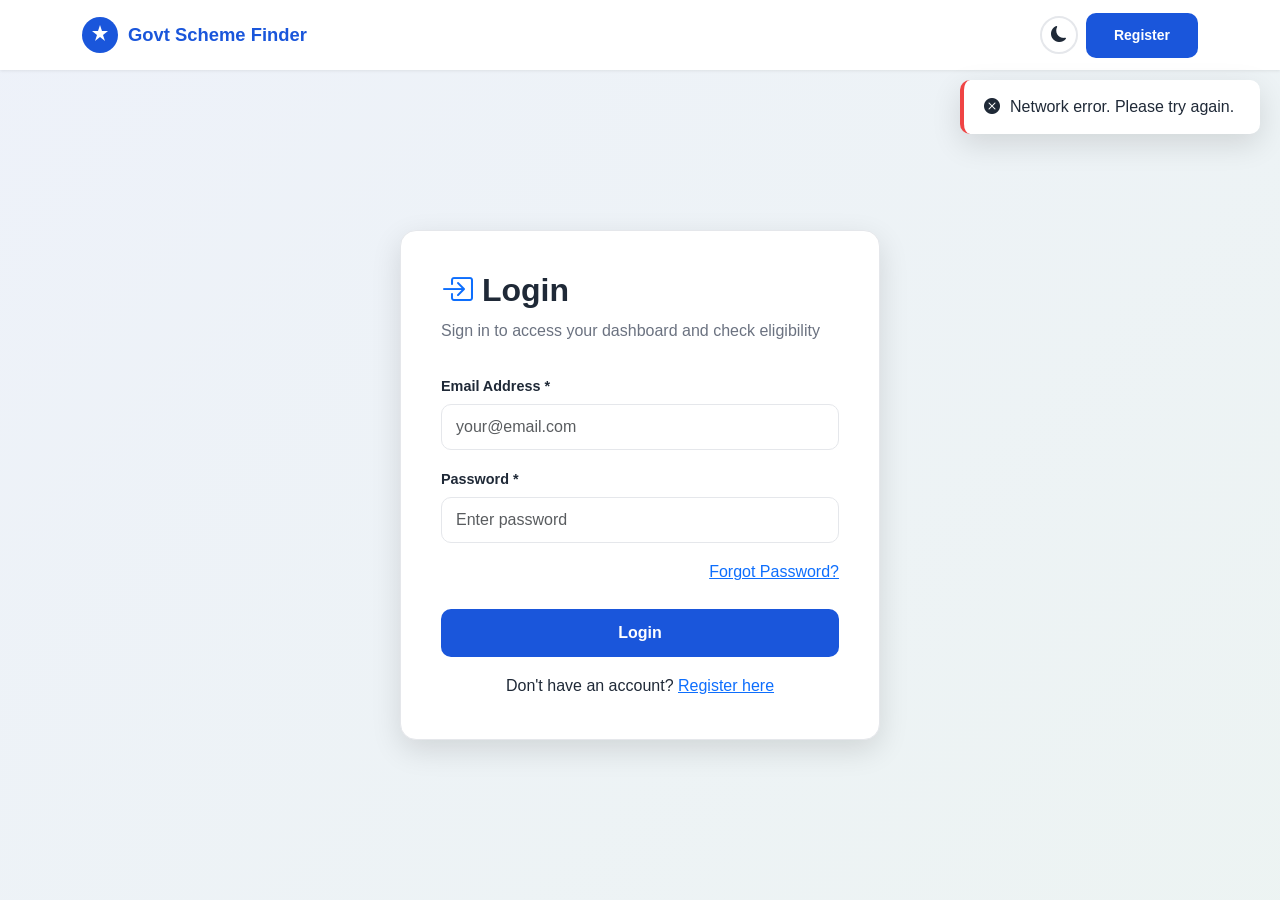
<file: login.html>
<!DOCTYPE html>
<html lang="en">
<head>
    <meta charset="UTF-8">
    <meta name="viewport" content="width=device-width, initial-scale=1.0">
    <title>Login - Government Scheme Eligibility Finder</title>
    <link href="https://cdn.jsdelivr.net/npm/bootstrap@5.3.2/dist/css/bootstrap.min.css" rel="stylesheet">
    <link href="https://cdn.jsdelivr.net/npm/bootstrap-icons@1.11.1/font/bootstrap-icons.css" rel="stylesheet">
    <link href="css/style.css" rel="stylesheet">
</head>
<body>
    <div id="page-loader"><div class="loader-spinner"></div></div>
    <nav class="navbar navbar-expand-lg navbar-govt">
        <div class="container">
            <a class="navbar-brand" href="index.html"><svg width="36" height="36" viewBox="0 0 36 36" fill="none"><circle cx="18" cy="18" r="18" fill="#1a56db"/><path d="M18 8l2 6h6l-5 4 2 6-5-4-5 4 2-6-5-4h6z" fill="#fff"/></svg> Govt Scheme Finder</a>
            <div class="ms-auto d-flex align-items-center gap-2">
                <button class="theme-toggle" id="themeToggle"><i class="bi bi-moon-fill"></i></button>
                <a href="register.html" class="btn btn-sm btn-govt-primary">Register</a>
            </div>
        </div>
    </nav>

    <div class="auth-container">
        <div class="auth-card">
            <h2><i class="bi bi-box-arrow-in-right text-primary"></i> Login</h2>
            <p class="auth-subtitle">Sign in to access your dashboard and check eligibility</p>
            <form id="loginForm" class="form-govt">
                <div class="mb-3">
                    <label class="form-label">Email Address *</label>
                    <input type="email" name="email" class="form-control" placeholder="your@email.com" required>
                    <div class="invalid-feedback">Email is required</div>
                </div>
                <div class="mb-3">
                    <label class="form-label">Password *</label>
                    <input type="password" name="password" class="form-control" placeholder="Enter password" required>
                    <div class="invalid-feedback">Password is required</div>
                </div>
                <div class="mb-4 text-end">
                    <a href="#" data-bs-toggle="modal" data-bs-target="#forgotModal">Forgot Password?</a>
                </div>
                <button type="submit" class="btn btn-govt-primary w-100 mb-3">Login</button>
                <p class="text-center mb-0">Don't have an account? <a href="register.html">Register here</a></p>
            </form>
        </div>
    </div>

    <!-- Forgot Password Modal -->
    <div class="modal fade" id="forgotModal" tabindex="-1">
        <div class="modal-dialog">
            <div class="modal-content">
                <div class="modal-header"><h5 class="modal-title">Forgot Password</h5><button type="button" class="btn-close" data-bs-dismiss="modal"></button></div>
                <div class="modal-body">
                    <form id="forgotPasswordForm" class="form-govt">
                        <div class="mb-3">
                            <label class="form-label">Email Address</label>
                            <input type="email" name="email" class="form-control" placeholder="Enter registered email" required>
                        </div>
                        <button type="submit" class="btn btn-govt-primary w-100">Send Reset Link</button>
                    </form>
                </div>
            </div>
        </div>
    </div>

    <script src="https://cdn.jsdelivr.net/npm/bootstrap@5.3.2/dist/js/bootstrap.bundle.min.js"></script>
    <script src="js/main.js"></script>
    <script src="js/auth.js"></script>
</body>
</html>
</file>
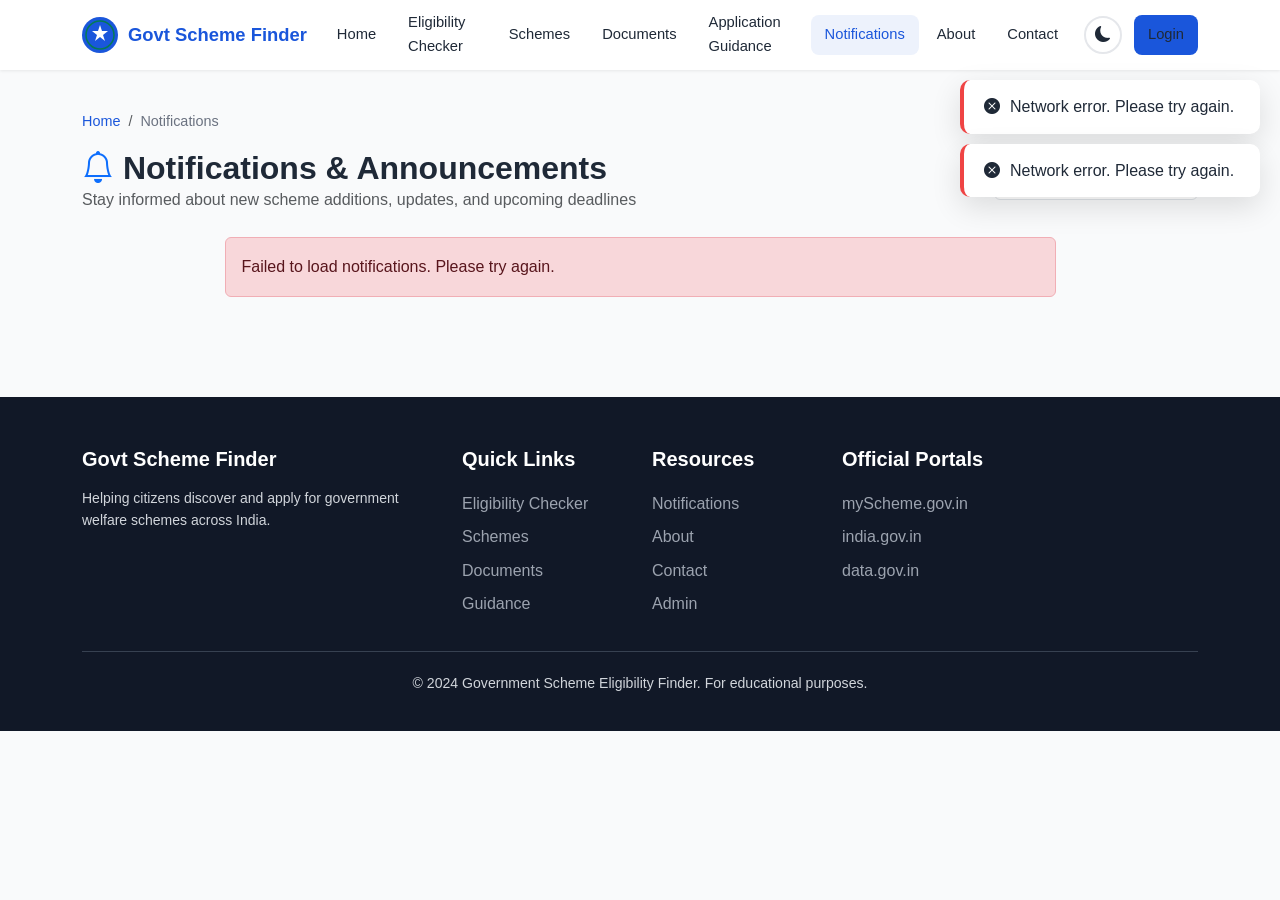
<file: notifications.html>
<!DOCTYPE html>
<html lang="en">
<head>
    <meta charset="UTF-8">
    <meta name="viewport" content="width=device-width, initial-scale=1.0">
    <title>Notifications & Announcements - Government Scheme Finder</title>
    <link href="https://cdn.jsdelivr.net/npm/bootstrap@5.3.2/dist/css/bootstrap.min.css" rel="stylesheet">
    <link href="https://cdn.jsdelivr.net/npm/bootstrap-icons@1.11.1/font/bootstrap-icons.css" rel="stylesheet">
    <link href="css/style.css" rel="stylesheet">
</head>
<body id="notificationsPage">
    <div id="page-loader"><div class="loader-spinner"></div></div>
    
    <!-- Navbar -->
    <nav class="navbar navbar-expand-lg navbar-govt">
        <div class="container">
            <a class="navbar-brand" href="index.html">
                <svg width="36" height="36" viewBox="0 0 36 36" fill="none"><circle cx="18" cy="18" r="18" fill="#1a56db"/><path d="M18 8l2 6h6l-5 4 2 6-5-4-5 4 2-6-5-4h6z" fill="#fff"/><circle cx="18" cy="18" r="14" stroke="#057a55" stroke-width="1.5" fill="none"/></svg>
                Govt Scheme Finder
            </a>
            <button class="navbar-toggler" type="button" data-bs-toggle="collapse" data-bs-target="#navbarNav"><span class="navbar-toggler-icon"></span></button>
            <div class="collapse navbar-collapse" id="navbarNav">
                <ul class="navbar-nav ms-auto align-items-lg-center gap-1">
                    <li class="nav-item"><a class="nav-link" href="index.html">Home</a></li>
                    <li class="nav-item"><a class="nav-link" href="eligibility.html">Eligibility Checker</a></li>
                    <li class="nav-item"><a class="nav-link" href="schemes.html">Schemes</a></li>
                    <li class="nav-item"><a class="nav-link" href="documents.html">Documents</a></li>
                    <li class="nav-item"><a class="nav-link" href="guidance.html">Application Guidance</a></li>
                    <li class="nav-item"><a class="nav-link active" href="notifications.html">Notifications</a></li>
                    <li class="nav-item"><a class="nav-link" href="about.html">About</a></li>
                    <li class="nav-item"><a class="nav-link" href="contact.html">Contact</a></li>
                    <li class="nav-item ms-lg-2"><button class="theme-toggle" id="themeToggle"><i class="bi bi-moon-fill"></i></button></li>
                    <li class="nav-item ms-lg-2" id="userMenu" style="display:none">
                        <div class="dropdown">
                            <a class="nav-link dropdown-toggle" href="#" data-bs-toggle="dropdown"><i class="bi bi-person-circle"></i> <span id="userDisplayName">User</span></a>
                            <ul class="dropdown-menu dropdown-menu-end">
                                <li><a class="dropdown-item" href="dashboard.html">Dashboard</a></li>
                                <li><a class="dropdown-item" href="profile.html">Profile</a></li>
                                <li><hr class="dropdown-divider"></li>
                                <li><a class="dropdown-item" href="#" onclick="logout()">Logout</a></li>
                            </ul>
                        </div>
                    </li>
                    <li class="nav-item ms-lg-2" id="loginNavBtn"><a class="nav-link btn-login-nav" href="login.html">Login</a></li>
                </ul>
            </div>
        </div>
    </nav>

    <div class="container py-4">
        <nav aria-label="breadcrumb">
            <ol class="breadcrumb breadcrumb-govt">
                <li class="breadcrumb-item"><a href="index.html">Home</a></li>
                <li class="breadcrumb-item active">Notifications</li>
            </ol>
        </nav>

        <div class="d-flex justify-content-between align-items-center flex-wrap gap-3 mb-4">
            <div>
                <h2 class="section-title mb-0"><i class="bi bi-bell text-primary"></i> Notifications & Announcements</h2>
                <p class="text-muted mb-0">Stay informed about new scheme additions, updates, and upcoming deadlines</p>
            </div>
            
            <div class="d-flex gap-2">
                <select id="typeFilter" class="form-select" style="width: auto;">
                    <option value="all">All Notification Types</option>
                    <option value="announcement">Announcements Only</option>
                    <option value="scheme">New Schemes</option>
                    <option value="deadline">Application Deadlines</option>
                </select>
            </div>
        </div>

        <div class="row">
            <div class="col-lg-9 mx-auto">
                <div id="notificationsContainer">
                    <div class="text-center py-5">
                        <div class="loader-spinner mx-auto"></div>
                        <p class="mt-2 text-muted">Loading alerts...</p>
                    </div>
                </div>
            </div>
        </div>
    </div>

    <!-- Footer -->
    <footer class="footer-govt">
        <div class="container">
            <div class="row g-4">
                <div class="col-md-4">
                    <h5>Govt Scheme Finder</h5>
                    <p class="small">Helping citizens discover and apply for government welfare schemes across India.</p>
                </div>
                <div class="col-md-2">
                    <h5>Quick Links</h5>
                    <a href="eligibility.html" class="footer-link">Eligibility Checker</a>
                    <a href="schemes.html" class="footer-link">Schemes</a>
                    <a href="documents.html" class="footer-link">Documents</a>
                    <a href="guidance.html" class="footer-link">Guidance</a>
                </div>
                <div class="col-md-2">
                    <h5>Resources</h5>
                    <a href="notifications.html" class="footer-link">Notifications</a>
                    <a href="about.html" class="footer-link">About</a>
                    <a href="contact.html" class="footer-link">Contact</a>
                    <a href="admin.html" class="footer-link">Admin</a>
                </div>
                <div class="col-md-4">
                    <h5>Official Portals</h5>
                    <a href="https://www.myscheme.gov.in" target="_blank" class="footer-link">myScheme.gov.in</a>
                    <a href="https://www.india.gov.in" target="_blank" class="footer-link">india.gov.in</a>
                    <a href="https://data.gov.in" target="_blank" class="footer-link">data.gov.in</a>
                </div>
            </div>
            <div class="footer-bottom">
                <p>&copy; 2024 Government Scheme Eligibility Finder. For educational purposes.</p>
            </div>
        </div>
    </footer>

    <button id="scrollTopBtn"><i class="bi bi-arrow-up"></i></button>

    <script src="https://cdn.jsdelivr.net/npm/bootstrap@5.3.2/dist/js/bootstrap.bundle.min.js"></script>
    <script src="js/main.js"></script>
    <script>
        let allNotifications = [];

        document.addEventListener('DOMContentLoaded', () => {
            loadNotifications();
            document.getElementById('typeFilter').addEventListener('change', renderNotifications);
        });

        async function loadNotifications() {
            const data = await apiCall('notifications.php?action=list');
            if (data.success && data.notifications) {
                allNotifications = data.notifications;
                renderNotifications();
            } else {
                document.getElementById('notificationsContainer').innerHTML = `
                    <div class="alert alert-danger">Failed to load notifications. Please try again.</div>`;
            }
        }

        function renderNotifications() {
            const container = document.getElementById('notificationsContainer');
            const filterType = document.getElementById('typeFilter').value;
            
            const filtered = allNotifications.filter(n => {
                if (filterType === 'all') return true;
                return n.notification_type === filterType;
            });

            if (filtered.length === 0) {
                container.innerHTML = `
                    <div class="empty-state">
                        <i class="bi bi-bell-slash"></i>
                        <h5>No notifications found</h5>
                        <p>There are no active notifications matching this category.</p>
                    </div>`;
                return;
            }

            const badges = {
                scheme: '<span class="badge bg-primary"><i class="bi bi-grid-fill"></i> New Scheme</span>',
                announcement: '<span class="badge bg-success"><i class="bi bi-megaphone-fill"></i> Announcement</span>',
                deadline: '<span class="badge bg-danger"><i class="bi bi-calendar-event-fill"></i> Deadline</span>'
            };

            container.innerHTML = filtered.map(n => {
                const badge = badges[n.notification_type] || '';
                let deadlineHtml = '';
                if (n.notification_type === 'deadline' && n.deadline_date) {
                    deadlineHtml = `
                        <div class="alert alert-danger py-1 px-2 d-inline-block small mt-2 mb-0">
                            <i class="bi bi-exclamation-triangle-fill"></i> Last Date: <strong>${formatDate(n.deadline_date)}</strong>
                        </div>`;
                }

                return `
                    <div class="notif-item notif-type-${n.notification_type}">
                        <div class="d-flex justify-content-between align-items-start mb-2">
                            <div>
                                ${badge}
                                <h5 class="mt-2 mb-1">${n.title}</h5>
                            </div>
                            <small class="text-muted"><i class="bi bi-clock"></i> ${formatDate(n.created_at)}</small>
                        </div>
                        <p class="text-muted mb-1">${n.message}</p>
                        ${deadlineHtml}
                    </div>`;
            }).join('');
        }
    </script>
</body>
</html>
</file>
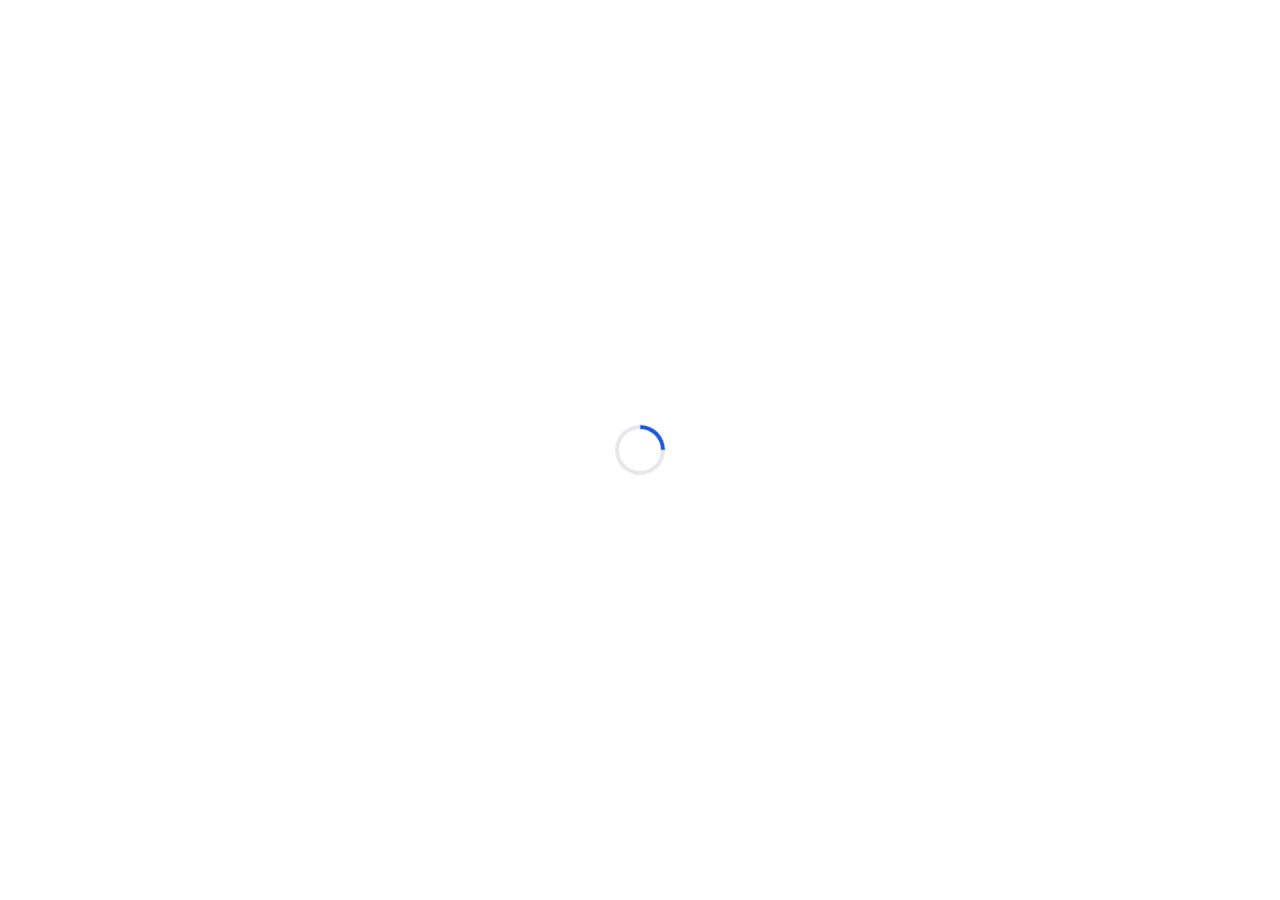
<file: profile.html>
<!DOCTYPE html>
<html lang="en">
<head>
    <meta charset="UTF-8">
    <meta name="viewport" content="width=device-width, initial-scale=1.0">
    <title>My Profile - Government Scheme Eligibility Finder</title>
    <link href="https://cdn.jsdelivr.net/npm/bootstrap@5.3.2/dist/css/bootstrap.min.css" rel="stylesheet">
    <link href="https://cdn.jsdelivr.net/npm/bootstrap-icons@1.11.1/font/bootstrap-icons.css" rel="stylesheet">
    <link href="css/style.css" rel="stylesheet">
</head>
<body>
    <div id="page-loader"><div class="loader-spinner"></div></div>
    <nav class="navbar navbar-expand-lg navbar-govt">
        <div class="container">
            <a class="navbar-brand" href="index.html"><svg width="36" height="36" viewBox="0 0 36 36" fill="none"><circle cx="18" cy="18" r="18" fill="#1a56db"/><path d="M18 8l2 6h6l-5 4 2 6-5-4-5 4 2-6-5-4h6z" fill="#fff"/></svg> Govt Scheme Finder</a>
            <button class="navbar-toggler" type="button" data-bs-toggle="collapse" data-bs-target="#navbarNav"><span class="navbar-toggler-icon"></span></button>
            <div class="collapse navbar-collapse" id="navbarNav">
                <ul class="navbar-nav ms-auto align-items-lg-center gap-1">
                    <li class="nav-item"><a class="nav-link" href="dashboard.html">Dashboard</a></li>
                    <li class="nav-item"><a class="nav-link active" href="profile.html">Profile</a></li>
                    <li class="nav-item ms-lg-2"><button class="theme-toggle" id="themeToggle"><i class="bi bi-moon-fill"></i></button></li>
                    <li class="nav-item ms-lg-2"><a class="nav-link" href="#" onclick="logout()">Logout</a></li>
                </ul>
            </div>
        </div>
    </nav>

    <div class="container py-4">
        <nav aria-label="breadcrumb"><ol class="breadcrumb breadcrumb-govt"><li class="breadcrumb-item"><a href="index.html">Home</a></li><li class="breadcrumb-item"><a href="dashboard.html">Dashboard</a></li><li class="breadcrumb-item active">Profile</li></ol></nav>

        <h2 class="section-title">My Profile</h2>
        <p class="section-subtitle">Complete your profile for accurate eligibility matching</p>

        <form id="profileForm" class="form-govt govt-card">
            <div class="row g-3">
                <div class="col-md-6"><label class="form-label">Full Name *</label><input type="text" name="full_name" id="full_name" class="form-control" required></div>
                <div class="col-md-3"><label class="form-label">Age *</label><input type="number" name="age" id="age" class="form-control" min="1" max="120" required></div>
                <div class="col-md-3"><label class="form-label">Gender</label>
                    <select name="gender" id="gender" class="form-select"><option value="Any">Select</option><option value="Male">Male</option><option value="Female">Female</option><option value="Other">Other</option></select>
                </div>
                <div class="col-md-4"><label class="form-label">Date of Birth</label><input type="date" name="date_of_birth" id="date_of_birth" class="form-control"></div>
                <div class="col-md-4"><label class="form-label">State *</label><select name="state" id="state" class="form-select" required><option value="">Select State</option></select></div>
                <div class="col-md-4"><label class="form-label">District</label><input type="text" name="district" id="district" class="form-control" placeholder="Enter district"></div>
                <div class="col-md-4"><label class="form-label">Occupation</label>
                    <select name="occupation" id="occupation" class="form-select">
                        <option value="">Select</option><option value="Farmer">Farmer</option><option value="Student">Student</option>
                        <option value="Self Employed">Self Employed</option><option value="Business">Business</option>
                        <option value="Government Employee">Government Employee</option><option value="Private Employee">Private Employee</option>
                        <option value="Unorganized Worker">Unorganized Worker</option><option value="Homemaker">Homemaker</option><option value="Retired">Retired</option><option value="Other">Other</option>
                    </select>
                </div>
                <div class="col-md-4"><label class="form-label">Education</label>
                    <select name="education" id="education" class="form-select">
                        <option value="">Select</option><option value="Illiterate">Illiterate</option><option value="Primary">Primary</option>
                        <option value="Class 8 Pass">Class 8 Pass</option><option value="Class 10 Pass">Class 10 Pass</option>
                        <option value="Class 12 Pass">Class 12 Pass</option><option value="Graduate">Graduate</option>
                        <option value="Post Graduate">Post Graduate</option><option value="Post-Matric">Post-Matric</option>
                    </select>
                </div>
                <div class="col-md-4"><label class="form-label">Annual Income (Rs.)</label><input type="number" name="annual_income" id="annual_income" class="form-control" min="0" placeholder="Annual family income"></div>
                <div class="col-md-3"><label class="form-label">Category</label>
                    <select name="category" id="category" class="form-select"><option value="Any">General</option><option value="OBC">OBC</option><option value="SC">SC</option><option value="ST">ST</option><option value="EWS">EWS</option></select>
                </div>
                <div class="col-md-3"><label class="form-label">Disability Status</label>
                    <select name="disability_status" id="disability_status" class="form-select"><option value="No">No</option><option value="Yes">Yes</option></select>
                </div>
                <div class="col-md-3"><label class="form-label">Farmer</label>
                    <select name="is_farmer" id="is_farmer" class="form-select"><option value="No">No</option><option value="Yes">Yes</option></select>
                </div>
                <div class="col-md-3"><label class="form-label">Student</label>
                    <select name="is_student" id="is_student" class="form-select"><option value="No">No</option><option value="Yes">Yes</option></select>
                </div>
                <div class="col-12 d-flex gap-2 mt-3">
                    <button type="submit" class="btn btn-govt-primary"><i class="bi bi-save"></i> Save Profile</button>
                    <button type="button" class="btn btn-govt-secondary" id="updateBtn"><i class="bi bi-pencil"></i> Update</button>
                    <button type="reset" class="btn btn-outline-secondary"><i class="bi bi-arrow-counterclockwise"></i> Reset</button>
                </div>
            </div>
        </form>
    </div>

    <footer class="footer-govt"><div class="container"><div class="footer-bottom"><p>&copy; 2024 Government Scheme Eligibility Finder</p></div></div></footer>
    <button id="scrollTopBtn"><i class="bi bi-arrow-up"></i></button>

    <script src="https://cdn.jsdelivr.net/npm/bootstrap@5.3.2/dist/js/bootstrap.bundle.min.js"></script>
    <script src="js/main.js"></script>
    <script>
        document.addEventListener('DOMContentLoaded', async () => {
            await requireAuth();
            populateStates('state');
            await loadProfile();

            document.getElementById('profileForm').addEventListener('submit', async (e) => {
                e.preventDefault();
                if (!validateForm(e.target)) { showToast('Please fill required fields', 'warning'); return; }
                const formData = Object.fromEntries(new FormData(e.target));
                const data = await apiCall('profile.php?action=save', { method: 'POST', body: JSON.stringify(formData) });
                if (data.success) showToast(data.message, 'success');
            });

            document.getElementById('updateBtn').addEventListener('click', () => {
                document.getElementById('profileForm').dispatchEvent(new Event('submit'));
            });
        });

        async function loadProfile() {
            const data = await apiCall('profile.php?action=get');
            if (data.success && data.profile) {
                const p = data.profile;
                Object.keys(p).forEach(key => {
                    const el = document.getElementById(key);
                    if (el && p[key] !== null) el.value = p[key];
                });
            }
        }
    </script>
</body>
</html>
</file>
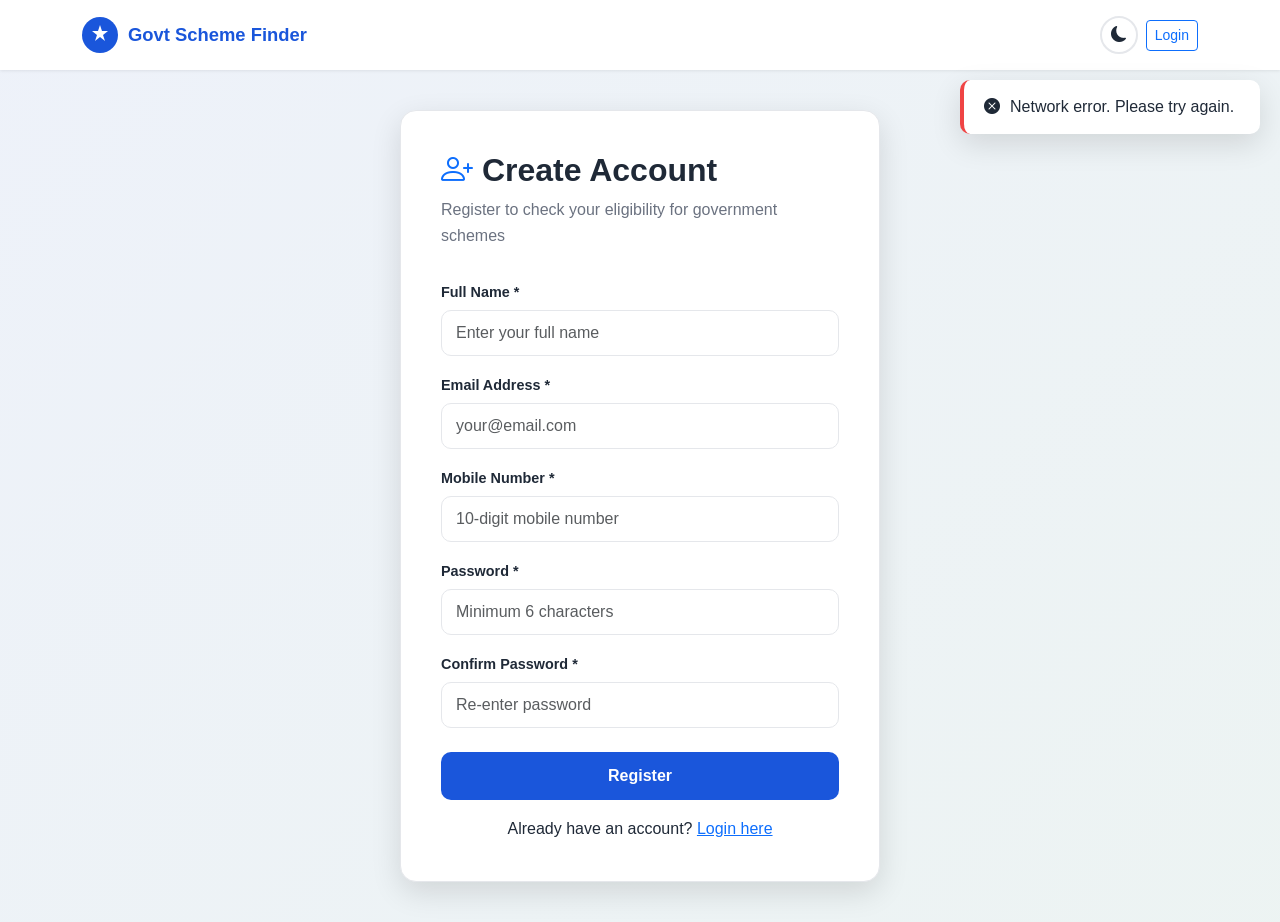
<file: register.html>
<!DOCTYPE html>
<html lang="en">
<head>
    <meta charset="UTF-8">
    <meta name="viewport" content="width=device-width, initial-scale=1.0">
    <title>Register - Government Scheme Eligibility Finder</title>
    <link href="https://cdn.jsdelivr.net/npm/bootstrap@5.3.2/dist/css/bootstrap.min.css" rel="stylesheet">
    <link href="https://cdn.jsdelivr.net/npm/bootstrap-icons@1.11.1/font/bootstrap-icons.css" rel="stylesheet">
    <link href="css/style.css" rel="stylesheet">
</head>
<body>
    <div id="page-loader"><div class="loader-spinner"></div></div>
    <nav class="navbar navbar-expand-lg navbar-govt">
        <div class="container">
            <a class="navbar-brand" href="index.html"><svg width="36" height="36" viewBox="0 0 36 36" fill="none"><circle cx="18" cy="18" r="18" fill="#1a56db"/><path d="M18 8l2 6h6l-5 4 2 6-5-4-5 4 2-6-5-4h6z" fill="#fff"/></svg> Govt Scheme Finder</a>
            <div class="ms-auto d-flex align-items-center gap-2">
                <button class="theme-toggle" id="themeToggle"><i class="bi bi-moon-fill"></i></button>
                <a href="login.html" class="btn btn-sm btn-outline-primary">Login</a>
            </div>
        </div>
    </nav>

    <div class="auth-container">
        <div class="auth-card">
            <h2><i class="bi bi-person-plus text-primary"></i> Create Account</h2>
            <p class="auth-subtitle">Register to check your eligibility for government schemes</p>
            <form id="registerForm" class="form-govt">
                <div class="mb-3">
                    <label class="form-label">Full Name *</label>
                    <input type="text" name="full_name" class="form-control" placeholder="Enter your full name" required>
                    <div class="invalid-feedback">Full name is required</div>
                </div>
                <div class="mb-3">
                    <label class="form-label">Email Address *</label>
                    <input type="email" name="email" class="form-control" placeholder="your@email.com" required>
                    <div class="invalid-feedback">Valid email is required</div>
                </div>
                <div class="mb-3">
                    <label class="form-label">Mobile Number *</label>
                    <input type="tel" name="mobile" class="form-control" placeholder="10-digit mobile number" pattern="[6-9][0-9]{9}" required>
                    <div class="invalid-feedback">Valid 10-digit mobile number required</div>
                </div>
                <div class="mb-3">
                    <label class="form-label">Password *</label>
                    <input type="password" name="password" class="form-control" placeholder="Minimum 6 characters" minlength="6" required>
                    <div class="invalid-feedback">Password must be at least 6 characters</div>
                </div>
                <div class="mb-4">
                    <label class="form-label">Confirm Password *</label>
                    <input type="password" name="confirm_password" class="form-control" placeholder="Re-enter password" required>
                    <div class="invalid-feedback">Please confirm your password</div>
                </div>
                <button type="submit" class="btn btn-govt-primary w-100 mb-3">Register</button>
                <p class="text-center mb-0">Already have an account? <a href="login.html">Login here</a></p>
            </form>
        </div>
    </div>

    <script src="https://cdn.jsdelivr.net/npm/bootstrap@5.3.2/dist/js/bootstrap.bundle.min.js"></script>
    <script src="js/main.js"></script>
    <script src="js/auth.js"></script>
</body>
</html>
</file>
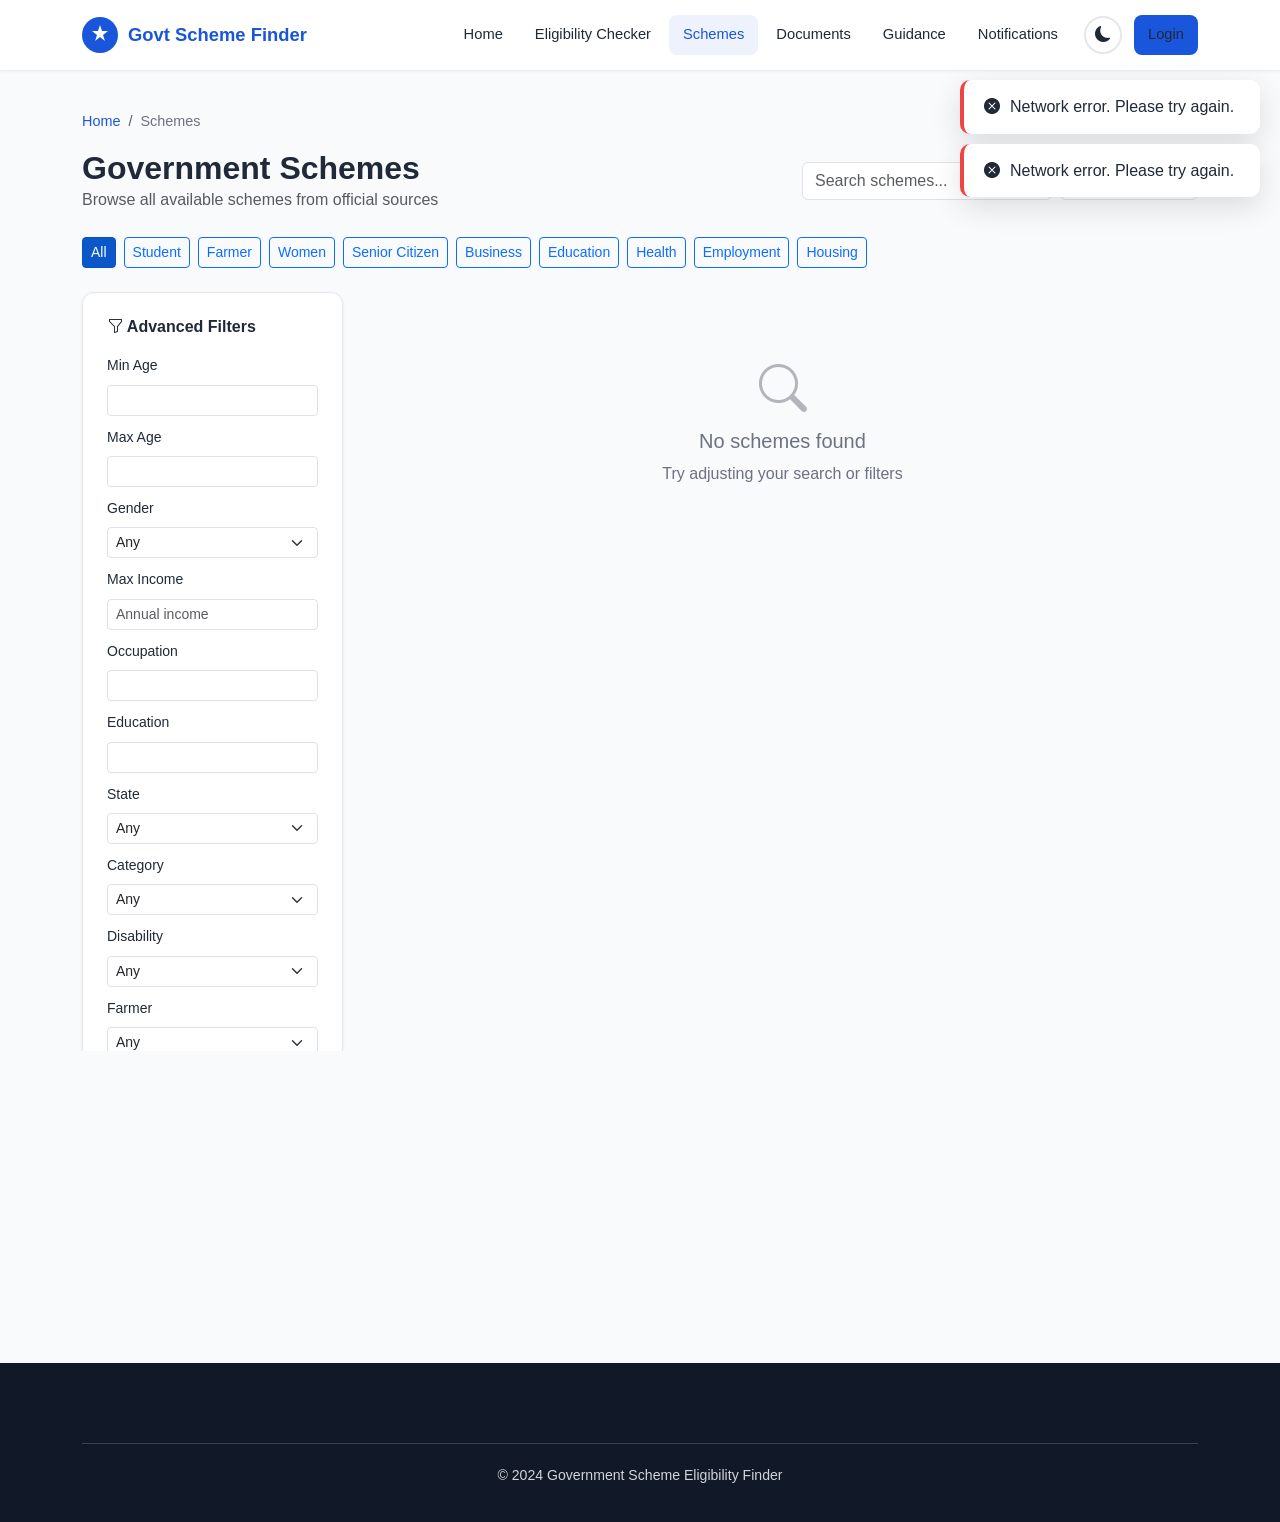
<file: scheme-details.html>
<!DOCTYPE html>
<html lang="en">
<head>
    <meta charset="UTF-8">
    <meta name="viewport" content="width=device-width, initial-scale=1.0">
    <title>Scheme Details - Government Scheme Eligibility Finder</title>
    <link href="https://cdn.jsdelivr.net/npm/bootstrap@5.3.2/dist/css/bootstrap.min.css" rel="stylesheet">
    <link href="https://cdn.jsdelivr.net/npm/bootstrap-icons@1.11.1/font/bootstrap-icons.css" rel="stylesheet">
    <link href="css/style.css" rel="stylesheet">
</head>
<body id="schemeDetailsPage">
    <div id="page-loader"><div class="loader-spinner"></div></div>
    <nav class="navbar navbar-expand-lg navbar-govt">
        <div class="container">
            <a class="navbar-brand" href="index.html"><svg width="36" height="36" viewBox="0 0 36 36" fill="none"><circle cx="18" cy="18" r="18" fill="#1a56db"/><path d="M18 8l2 6h6l-5 4 2 6-5-4-5 4 2-6-5-4h6z" fill="#fff"/></svg> Govt Scheme Finder</a>
            <button class="navbar-toggler" type="button" data-bs-toggle="collapse" data-bs-target="#navbarNav"><span class="navbar-toggler-icon"></span></button>
            <div class="collapse navbar-collapse" id="navbarNav">
                <ul class="navbar-nav ms-auto align-items-lg-center gap-1">
                    <li class="nav-item"><a class="nav-link" href="schemes.html">Schemes</a></li>
                    <li class="nav-item"><a class="nav-link" href="eligibility.html">Eligibility</a></li>
                    <li class="nav-item ms-lg-2"><button class="theme-toggle" id="themeToggle"><i class="bi bi-moon-fill"></i></button></li>
                </ul>
            </div>
        </div>
    </nav>

    <div class="container py-4">
        <nav aria-label="breadcrumb"><ol class="breadcrumb breadcrumb-govt" id="breadcrumb"><li class="breadcrumb-item"><a href="index.html">Home</a></li><li class="breadcrumb-item"><a href="schemes.html">Schemes</a></li><li class="breadcrumb-item active">Details</li></ol></nav>
        <div id="schemeDetailsContent"><div class="text-center py-5"><div class="loader-spinner mx-auto"></div><p class="mt-3">Loading scheme details...</p></div></div>
    </div>

    <footer class="footer-govt"><div class="container"><div class="footer-bottom"><p>&copy; 2024 Government Scheme Eligibility Finder</p></div></div></footer>
    <button id="scrollTopBtn"><i class="bi bi-arrow-up"></i></button>

    <script src="https://cdn.jsdelivr.net/npm/bootstrap@5.3.2/dist/js/bootstrap.bundle.min.js"></script>
    <script src="js/main.js"></script>
    <script src="js/schemes.js"></script>
</body>
</html>
</file>
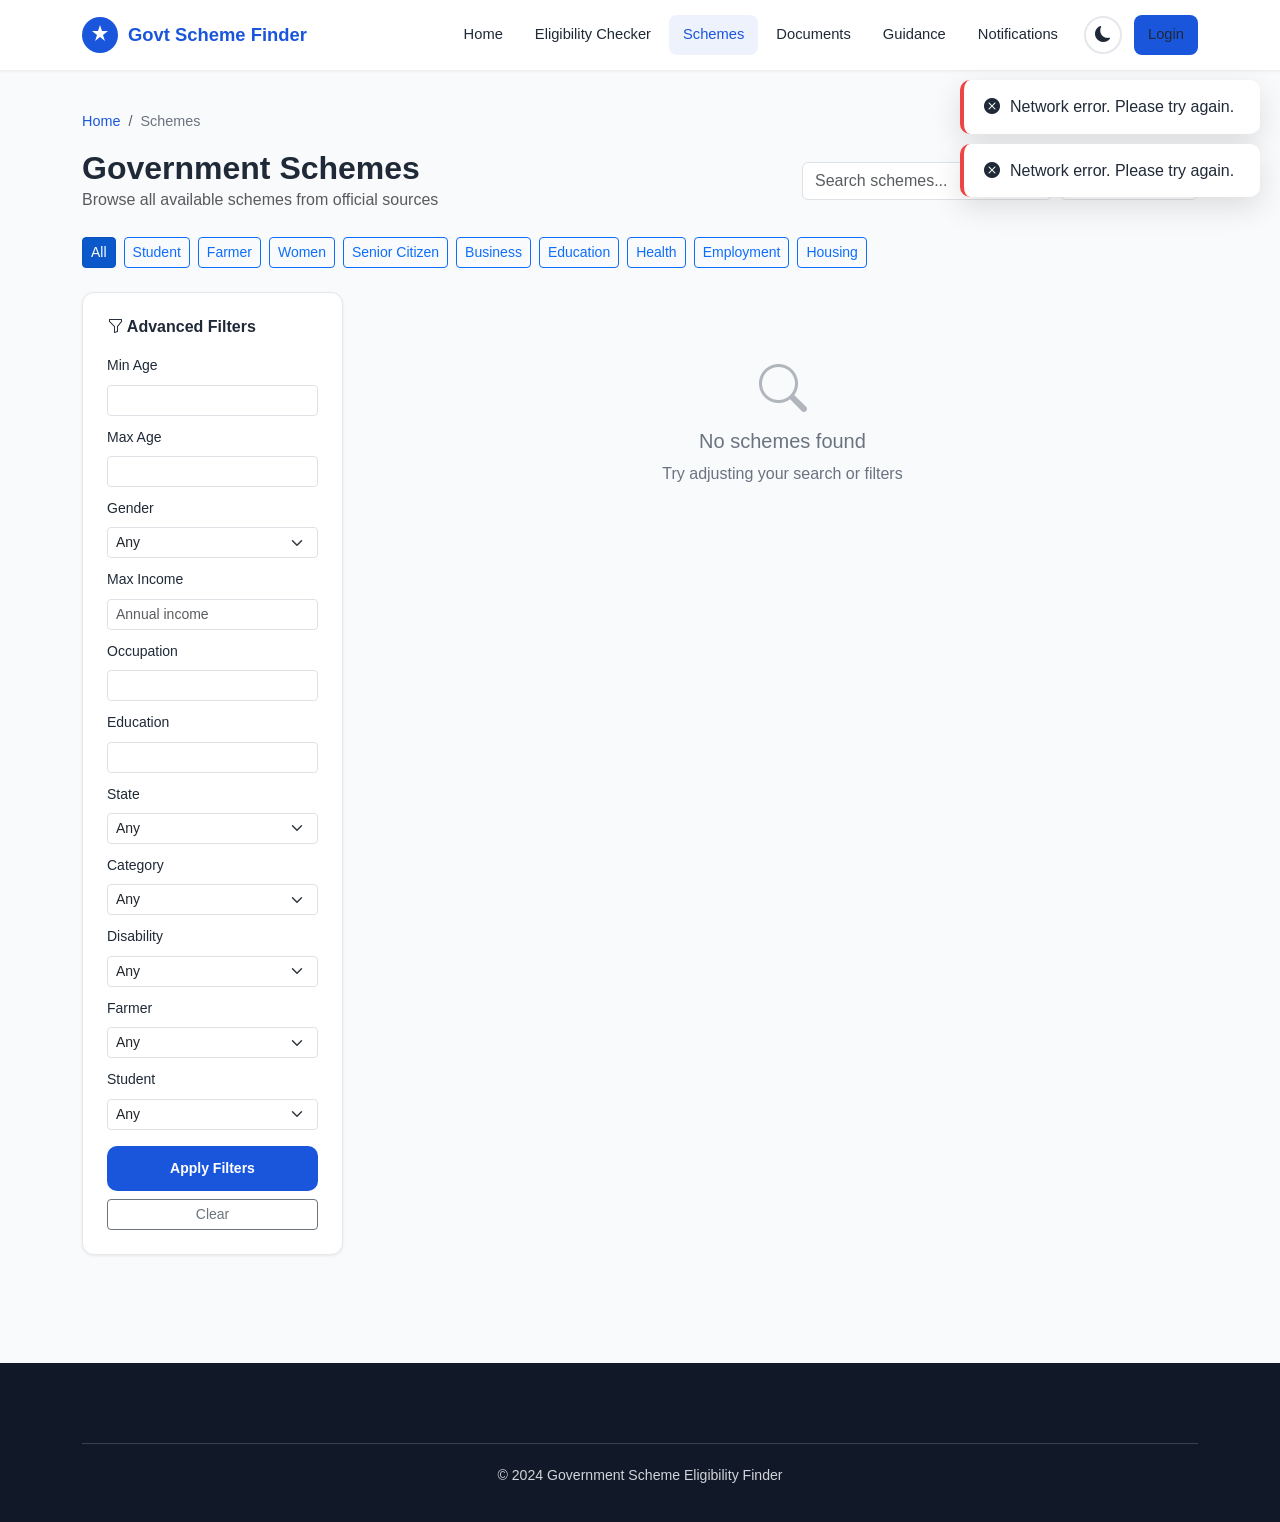
<file: schemes.html>
<!DOCTYPE html>
<html lang="en">
<head>
    <meta charset="UTF-8">
    <meta name="viewport" content="width=device-width, initial-scale=1.0">
    <title>Government Schemes - Eligibility Finder</title>
    <link href="https://cdn.jsdelivr.net/npm/bootstrap@5.3.2/dist/css/bootstrap.min.css" rel="stylesheet">
    <link href="https://cdn.jsdelivr.net/npm/bootstrap-icons@1.11.1/font/bootstrap-icons.css" rel="stylesheet">
    <link href="css/style.css" rel="stylesheet">
</head>
<body id="schemesPage">
    <div id="page-loader"><div class="loader-spinner"></div></div>
    <nav class="navbar navbar-expand-lg navbar-govt">
        <div class="container">
            <a class="navbar-brand" href="index.html"><svg width="36" height="36" viewBox="0 0 36 36" fill="none"><circle cx="18" cy="18" r="18" fill="#1a56db"/><path d="M18 8l2 6h6l-5 4 2 6-5-4-5 4 2-6-5-4h6z" fill="#fff"/></svg> Govt Scheme Finder</a>
            <button class="navbar-toggler" type="button" data-bs-toggle="collapse" data-bs-target="#navbarNav"><span class="navbar-toggler-icon"></span></button>
            <div class="collapse navbar-collapse" id="navbarNav">
                <ul class="navbar-nav ms-auto align-items-lg-center gap-1">
                    <li class="nav-item"><a class="nav-link" href="index.html">Home</a></li>
                    <li class="nav-item"><a class="nav-link" href="eligibility.html">Eligibility Checker</a></li>
                    <li class="nav-item"><a class="nav-link active" href="schemes.html">Schemes</a></li>
                    <li class="nav-item"><a class="nav-link" href="documents.html">Documents</a></li>
                    <li class="nav-item"><a class="nav-link" href="guidance.html">Guidance</a></li>
                    <li class="nav-item"><a class="nav-link" href="notifications.html">Notifications</a></li>
                    <li class="nav-item ms-lg-2"><button class="theme-toggle" id="themeToggle"><i class="bi bi-moon-fill"></i></button></li>
                    <li class="nav-item ms-lg-2" id="loginNavBtn"><a class="nav-link btn-login-nav" href="login.html">Login</a></li>
                </ul>
            </div>
        </div>
    </nav>

    <div class="container py-4">
        <nav aria-label="breadcrumb"><ol class="breadcrumb breadcrumb-govt"><li class="breadcrumb-item"><a href="index.html">Home</a></li><li class="breadcrumb-item active">Schemes</li></ol></nav>

        <div class="d-flex justify-content-between align-items-center flex-wrap gap-3 mb-4">
            <div><h2 class="section-title mb-0">Government Schemes</h2><p class="text-muted mb-0">Browse all available schemes from official sources</p></div>
            <div class="d-flex gap-2">
                <input type="text" id="schemeSearch" class="form-control" placeholder="Search schemes..." style="min-width:250px">
                <select id="sortSelect" class="form-select" style="width:auto">
                    <option value="latest">Latest</option>
                    <option value="alphabetical">Alphabetical</option>
                </select>
            </div>
        </div>

        <!-- Category Filters -->
        <div class="d-flex flex-wrap gap-2 mb-4">
            <button class="btn btn-sm btn-primary active" data-category="all">All</button>
            <button class="btn btn-sm btn-outline-primary" data-category="Student">Student</button>
            <button class="btn btn-sm btn-outline-primary" data-category="Farmer">Farmer</button>
            <button class="btn btn-sm btn-outline-primary" data-category="Women">Women</button>
            <button class="btn btn-sm btn-outline-primary" data-category="Senior Citizen">Senior Citizen</button>
            <button class="btn btn-sm btn-outline-primary" data-category="Business">Business</button>
            <button class="btn btn-sm btn-outline-primary" data-category="Education">Education</button>
            <button class="btn btn-sm btn-outline-primary" data-category="Health">Health</button>
            <button class="btn btn-sm btn-outline-primary" data-category="Employment">Employment</button>
            <button class="btn btn-sm btn-outline-primary" data-category="Housing">Housing</button>
        </div>

        <div class="row">
            <!-- Advanced Filters -->
            <div class="col-lg-3 mb-4">
                <div class="filter-sidebar">
                    <h6><i class="bi bi-funnel"></i> Advanced Filters</h6>
                    <form id="filterForm">
                        <div class="mb-2"><label class="form-label small">Min Age</label><input type="number" id="filterMinAge" class="form-control form-control-sm"></div>
                        <div class="mb-2"><label class="form-label small">Max Age</label><input type="number" id="filterMaxAge" class="form-control form-control-sm"></div>
                        <div class="mb-2"><label class="form-label small">Gender</label><select id="filterGender" class="form-select form-select-sm"><option value="">Any</option><option value="Male">Male</option><option value="Female">Female</option></select></div>
                        <div class="mb-2"><label class="form-label small">Max Income</label><input type="number" id="filterIncome" class="form-control form-control-sm" placeholder="Annual income"></div>
                        <div class="mb-2"><label class="form-label small">Occupation</label><input type="text" id="filterOccupation" class="form-control form-control-sm"></div>
                        <div class="mb-2"><label class="form-label small">Education</label><input type="text" id="filterEducation" class="form-control form-control-sm"></div>
                        <div class="mb-2"><label class="form-label small">State</label><select id="filterState" class="form-select form-select-sm"><option value="">Any</option></select></div>
                        <div class="mb-2"><label class="form-label small">Category</label><select id="filterCategory" class="form-select form-select-sm"><option value="">Any</option><option value="SC">SC</option><option value="ST">ST</option><option value="OBC">OBC</option><option value="EWS">EWS</option></select></div>
                        <div class="mb-2"><label class="form-label small">Disability</label><select id="filterDisability" class="form-select form-select-sm"><option value="">Any</option><option value="Yes">Yes</option></select></div>
                        <div class="mb-2"><label class="form-label small">Farmer</label><select id="filterFarmer" class="form-select form-select-sm"><option value="">Any</option><option value="Yes">Yes</option></select></div>
                        <div class="mb-3"><label class="form-label small">Student</label><select id="filterStudent" class="form-select form-select-sm"><option value="">Any</option><option value="Yes">Yes</option></select></div>
                        <button type="button" id="applyFilters" class="btn btn-govt-primary btn-sm w-100 mb-2">Apply Filters</button>
                        <button type="button" id="clearFilters" class="btn btn-outline-secondary btn-sm w-100">Clear</button>
                    </form>
                </div>
            </div>

            <!-- Schemes Grid -->
            <div class="col-lg-9">
                <div class="row" id="schemesGrid"><div class="col-12 text-center py-5"><div class="loader-spinner mx-auto"></div></div></div>
                <div id="paginationContainer" class="mt-4"></div>
            </div>
        </div>
    </div>

    <footer class="footer-govt"><div class="container"><div class="footer-bottom"><p>&copy; 2024 Government Scheme Eligibility Finder</p></div></div></footer>
    <button id="scrollTopBtn"><i class="bi bi-arrow-up"></i></button>

    <script src="https://cdn.jsdelivr.net/npm/bootstrap@5.3.2/dist/js/bootstrap.bundle.min.js"></script>
    <script src="js/main.js"></script>
    <script src="js/schemes.js"></script>
</body>
</html>
</file>
<file: css/style.css>
/* Government Scheme Eligibility Finder - Main Stylesheet */
:root {
    --primary-blue: #1a56db;
    --primary-green: #057a55;
    --secondary-blue: #3b82f6;
    --secondary-green: #10b981;
    --accent-orange: #f59e0b;
    --text-dark: #1f2937;
    --text-muted: #6b7280;
    --bg-light: #f9fafb;
    --bg-white: #ffffff;
    --border-color: #e5e7eb;
    --shadow-sm: 0 1px 3px rgba(0,0,0,0.08);
    --shadow-md: 0 4px 12px rgba(0,0,0,0.1);
    --shadow-lg: 0 10px 30px rgba(0,0,0,0.12);
    --radius: 12px;
    --transition: all 0.3s ease;
    --navbar-height: 70px;
}

[data-theme="dark"] {
    --text-dark: #f3f4f6;
    --text-muted: #9ca3af;
    --bg-light: #111827;
    --bg-white: #1f2937;
    --border-color: #374151;
    --shadow-sm: 0 1px 3px rgba(0,0,0,0.3);
    --shadow-md: 0 4px 12px rgba(0,0,0,0.4);
    --shadow-lg: 0 10px 30px rgba(0,0,0,0.5);
}

* { margin: 0; padding: 0; box-sizing: border-box; }

body {
    font-family: 'Segoe UI', 'Inter', -apple-system, BlinkMacSystemFont, sans-serif;
    color: var(--text-dark);
    background: var(--bg-light);
    line-height: 1.6;
    transition: var(--transition);
}

/* Loading Screen */
#page-loader {
    position: fixed;
    inset: 0;
    background: var(--bg-white);
    display: flex;
    align-items: center;
    justify-content: center;
    z-index: 99999;
    transition: opacity 0.5s, visibility 0.5s;
}
#page-loader.hidden { opacity: 0; visibility: hidden; }
.loader-spinner {
    width: 50px; height: 50px;
    border: 4px solid var(--border-color);
    border-top-color: var(--primary-blue);
    border-radius: 50%;
    animation: spin 0.8s linear infinite;
}
@keyframes spin { to { transform: rotate(360deg); } }

/* Navbar */
.navbar-govt {
    background: var(--bg-white);
    box-shadow: var(--shadow-sm);
    position: sticky;
    top: 0;
    z-index: 1000;
    height: var(--navbar-height);
    transition: var(--transition);
}
.navbar-govt .navbar-brand {
    font-weight: 700;
    font-size: 1.15rem;
    color: var(--primary-blue) !important;
    display: flex;
    align-items: center;
    gap: 10px;
}
.navbar-govt .navbar-brand img { height: 40px; }
.navbar-govt .nav-link {
    color: var(--text-dark) !important;
    font-weight: 500;
    padding: 8px 14px !important;
    border-radius: 8px;
    transition: var(--transition);
    font-size: 0.92rem;
}
.navbar-govt .nav-link:hover,
.navbar-govt .nav-link.active {
    color: var(--primary-blue) !important;
    background: rgba(26, 86, 219, 0.08);
}
.btn-login-nav {
    background: var(--primary-blue);
    color: #fff !important;
    border-radius: 8px;
    padding: 8px 20px !important;
    font-weight: 600;
}
.btn-login-nav:hover { background: #1648c0; color: #fff !important; }

/* Hero Section */
.hero-section {
    background: linear-gradient(135deg, #1a56db 0%, #057a55 100%);
    color: #fff;
    padding: 80px 0 60px;
    position: relative;
    overflow: hidden;
}
.hero-section::before {
    content: '';
    position: absolute;
    inset: 0;
    background: url("data:image/svg+xml,%3Csvg width='60' height='60' viewBox='0 0 60 60' xmlns='http://www.w3.org/2000/svg'%3E%3Cg fill='none' fill-rule='evenodd'%3E%3Cg fill='%23ffffff' fill-opacity='0.05'%3E%3Cpath d='M36 34v-4h-2v4h-4v2h4v4h2v-4h4v-2h-4zm0-30V0h-2v4h-4v2h4v4h2V6h4V4h-4zM6 34v-4H4v4H0v2h4v4h2v-4h4v-2H6zM6 4V0H4v4H0v2h4v4h2V6h4V4H6z'/%3E%3C/g%3E%3C/g%3E%3C/svg%3E");
}
.hero-content { position: relative; z-index: 1; }
.hero-title { font-size: 2.8rem; font-weight: 800; line-height: 1.2; margin-bottom: 20px; }
.hero-subtitle { font-size: 1.15rem; opacity: 0.92; margin-bottom: 30px; max-width: 600px; }
.hero-illustration { max-width: 100%; animation: float 3s ease-in-out infinite; }
@keyframes float { 0%, 100% { transform: translateY(0); } 50% { transform: translateY(-10px); } }

/* Buttons */
.btn-govt-primary {
    background: var(--primary-blue);
    color: #fff;
    border: none;
    padding: 12px 28px;
    border-radius: 10px;
    font-weight: 600;
    transition: var(--transition);
    text-decoration: none;
    display: inline-block;
}
.btn-govt-primary:hover { background: #1648c0; color: #fff; transform: translateY(-2px); box-shadow: var(--shadow-md); }
.btn-govt-secondary {
    background: var(--primary-green);
    color: #fff;
    border: none;
    padding: 12px 28px;
    border-radius: 10px;
    font-weight: 600;
    transition: var(--transition);
    text-decoration: none;
    display: inline-block;
}
.btn-govt-secondary:hover { background: #046c49; color: #fff; transform: translateY(-2px); }
.btn-govt-outline {
    background: transparent;
    color: #fff;
    border: 2px solid #fff;
    padding: 10px 26px;
    border-radius: 10px;
    font-weight: 600;
    transition: var(--transition);
    text-decoration: none;
    display: inline-block;
}
.btn-govt-outline:hover { background: #fff; color: var(--primary-blue); }

/* Cards */
.govt-card {
    background: var(--bg-white);
    border-radius: var(--radius);
    box-shadow: var(--shadow-sm);
    padding: 24px;
    transition: var(--transition);
    border: 1px solid var(--border-color);
    height: 100%;
}
.govt-card:hover { box-shadow: var(--shadow-md); transform: translateY(-4px); }
.govt-card .card-icon {
    width: 56px; height: 56px;
    border-radius: 12px;
    display: flex;
    align-items: center;
    justify-content: center;
    font-size: 1.5rem;
    margin-bottom: 16px;
}
.icon-blue { background: rgba(26,86,219,0.1); color: var(--primary-blue); }
.icon-green { background: rgba(5,122,85,0.1); color: var(--primary-green); }
.icon-orange { background: rgba(245,158,11,0.1); color: var(--accent-orange); }

/* Stats */
.stat-card {
    text-align: center;
    padding: 30px 20px;
}
.stat-number {
    font-size: 2.5rem;
    font-weight: 800;
    background: linear-gradient(135deg, var(--primary-blue), var(--primary-green));
    -webkit-background-clip: text;
    -webkit-text-fill-color: transparent;
    background-clip: text;
}
.stat-label { color: var(--text-muted); font-weight: 500; margin-top: 4px; }

/* Section */
.section-title {
    font-size: 2rem;
    font-weight: 700;
    margin-bottom: 12px;
    color: var(--text-dark);
}
.section-subtitle {
    color: var(--text-muted);
    font-size: 1.05rem;
    margin-bottom: 40px;
    max-width: 600px;
}
.section-padding { padding: 70px 0; }

/* Scheme Cards */
.scheme-card {
    background: var(--bg-white);
    border-radius: var(--radius);
    box-shadow: var(--shadow-sm);
    overflow: hidden;
    transition: var(--transition);
    border: 1px solid var(--border-color);
    height: 100%;
    display: flex;
    flex-direction: column;
}
.scheme-card:hover { box-shadow: var(--shadow-lg); transform: translateY(-4px); }
.scheme-card-header {
    padding: 20px 20px 0;
    display: flex;
    justify-content: space-between;
    align-items: flex-start;
}
.scheme-category-badge {
    background: rgba(26,86,219,0.1);
    color: var(--primary-blue);
    padding: 4px 12px;
    border-radius: 20px;
    font-size: 0.78rem;
    font-weight: 600;
}
.scheme-card-body { padding: 16px 20px; flex: 1; }
.scheme-card-body h5 { font-weight: 700; margin-bottom: 8px; font-size: 1.05rem; }
.scheme-card-body p { color: var(--text-muted); font-size: 0.9rem; display: -webkit-box; -webkit-line-clamp: 3; -webkit-box-orient: vertical; overflow: hidden; }
.scheme-card-footer {
    padding: 12px 20px 20px;
    display: flex;
    justify-content: space-between;
    align-items: center;
}

/* Eligibility Status Badges */
.badge-eligible { background: #d1fae5; color: #065f46; padding: 6px 14px; border-radius: 20px; font-weight: 600; font-size: 0.82rem; }
.badge-partial { background: #fef3c7; color: #92400e; padding: 6px 14px; border-radius: 20px; font-weight: 600; font-size: 0.82rem; }
.badge-not-eligible { background: #fee2e2; color: #991b1b; padding: 6px 14px; border-radius: 20px; font-weight: 600; font-size: 0.82rem; }

/* Forms */
.form-govt .form-label { font-weight: 600; color: var(--text-dark); margin-bottom: 6px; font-size: 0.9rem; }
.form-govt .form-control,
.form-govt .form-select {
    border: 1.5px solid var(--border-color);
    border-radius: 10px;
    padding: 10px 14px;
    transition: var(--transition);
    background: var(--bg-white);
    color: var(--text-dark);
}
.form-govt .form-control:focus,
.form-govt .form-select:focus {
    border-color: var(--primary-blue);
    box-shadow: 0 0 0 3px rgba(26,86,219,0.15);
}
.form-govt .invalid-feedback { font-size: 0.82rem; }

/* Auth Pages */
.auth-container {
    min-height: calc(100vh - var(--navbar-height));
    display: flex;
    align-items: center;
    justify-content: center;
    padding: 40px 20px;
    background: linear-gradient(135deg, rgba(26,86,219,0.05), rgba(5,122,85,0.05));
}
.auth-card {
    background: var(--bg-white);
    border-radius: 16px;
    box-shadow: var(--shadow-lg);
    padding: 40px;
    width: 100%;
    max-width: 480px;
    border: 1px solid var(--border-color);
}
.auth-card h2 { font-weight: 700; margin-bottom: 8px; }
.auth-card .auth-subtitle { color: var(--text-muted); margin-bottom: 30px; }

/* Dashboard */
.dashboard-welcome {
    background: linear-gradient(135deg, var(--primary-blue), var(--primary-green));
    color: #fff;
    border-radius: var(--radius);
    padding: 30px;
    margin-bottom: 30px;
}
.dashboard-card {
    text-align: center;
    cursor: pointer;
    text-decoration: none;
    color: inherit;
}
.dashboard-card:hover { color: inherit; }
.dashboard-card .card-icon { margin: 0 auto 16px; }

/* Breadcrumb */
.breadcrumb-govt {
    background: transparent;
    padding: 16px 0;
    margin: 0;
    font-size: 0.9rem;
}
.breadcrumb-govt .breadcrumb-item a { color: var(--primary-blue); text-decoration: none; }
.breadcrumb-govt .breadcrumb-item.active { color: var(--text-muted); }

/* Footer */
.footer-govt {
    background: #111827;
    color: #d1d5db;
    padding: 50px 0 20px;
    margin-top: 60px;
}
.footer-govt h5 { color: #fff; font-weight: 700; margin-bottom: 16px; }
.footer-govt a { color: #9ca3af; text-decoration: none; transition: var(--transition); }
.footer-govt a:hover { color: #fff; }
.footer-govt .footer-link { display: block; padding: 4px 0; }
.footer-bottom { border-top: 1px solid #374151; padding-top: 20px; margin-top: 30px; text-align: center; font-size: 0.88rem; }

/* Toast */
.toast-container-govt {
    position: fixed;
    top: 80px;
    right: 20px;
    z-index: 10000;
}
.toast-govt {
    background: var(--bg-white);
    border-radius: 10px;
    box-shadow: var(--shadow-lg);
    padding: 14px 20px;
    margin-bottom: 10px;
    display: flex;
    align-items: center;
    gap: 10px;
    min-width: 300px;
    animation: slideIn 0.3s ease;
    border-left: 4px solid var(--primary-blue);
}
.toast-govt.success { border-left-color: var(--primary-green); }
.toast-govt.error { border-left-color: #ef4444; }
.toast-govt.warning { border-left-color: var(--accent-orange); }
@keyframes slideIn { from { transform: translateX(100%); opacity: 0; } to { transform: translateX(0); opacity: 1; } }

/* Scroll to Top */
#scrollTopBtn {
    position: fixed;
    bottom: 30px;
    right: 30px;
    width: 48px; height: 48px;
    background: var(--primary-blue);
    color: #fff;
    border: none;
    border-radius: 50%;
    font-size: 1.2rem;
    cursor: pointer;
    opacity: 0;
    visibility: hidden;
    transition: var(--transition);
    z-index: 999;
    box-shadow: var(--shadow-md);
}
#scrollTopBtn.visible { opacity: 1; visibility: visible; }
#scrollTopBtn:hover { background: #1648c0; transform: translateY(-3px); }

/* Dark Mode Toggle */
.theme-toggle {
    background: none;
    border: 2px solid var(--border-color);
    border-radius: 50%;
    width: 38px; height: 38px;
    display: flex;
    align-items: center;
    justify-content: center;
    cursor: pointer;
    transition: var(--transition);
    color: var(--text-dark);
    font-size: 1rem;
}
.theme-toggle:hover { border-color: var(--primary-blue); color: var(--primary-blue); }

/* FAQ Accordion */
.accordion-govt .accordion-item {
    border: 1px solid var(--border-color);
    border-radius: var(--radius) !important;
    margin-bottom: 10px;
    overflow: hidden;
    background: var(--bg-white);
}
.accordion-govt .accordion-button {
    font-weight: 600;
    background: var(--bg-white);
    color: var(--text-dark);
    box-shadow: none;
}
.accordion-govt .accordion-button:not(.collapsed) {
    background: rgba(26,86,219,0.05);
    color: var(--primary-blue);
}

/* Testimonials */
.testimonial-card {
    background: var(--bg-white);
    border-radius: var(--radius);
    padding: 30px;
    box-shadow: var(--shadow-sm);
    border: 1px solid var(--border-color);
    position: relative;
}
.testimonial-card::before {
    content: '\201C';
    font-size: 4rem;
    color: rgba(26,86,219,0.15);
    position: absolute;
    top: 10px;
    left: 20px;
    line-height: 1;
}
.testimonial-text { font-style: italic; color: var(--text-muted); margin-bottom: 16px; padding-top: 20px; }
.testimonial-author { font-weight: 700; color: var(--text-dark); }

/* Filters Sidebar */
.filter-sidebar {
    background: var(--bg-white);
    border-radius: var(--radius);
    padding: 24px;
    box-shadow: var(--shadow-sm);
    border: 1px solid var(--border-color);
    position: sticky;
    top: 90px;
}
.filter-sidebar h6 { font-weight: 700; margin-bottom: 16px; }

/* Pagination */
.pagination-govt .page-link {
    border-radius: 8px;
    margin: 0 3px;
    color: var(--primary-blue);
    border: 1px solid var(--border-color);
}
.pagination-govt .page-item.active .page-link {
    background: var(--primary-blue);
    border-color: var(--primary-blue);
}

/* Admin Panel */
.admin-sidebar {
    background: #111827;
    min-height: calc(100vh - var(--navbar-height));
    padding: 20px 0;
    color: #d1d5db;
}
.admin-sidebar .nav-link {
    color: #9ca3af;
    padding: 12px 24px;
    border-radius: 0;
    transition: var(--transition);
}
.admin-sidebar .nav-link:hover,
.admin-sidebar .nav-link.active {
    color: #fff;
    background: rgba(255,255,255,0.08);
}
.admin-stat-card {
    background: var(--bg-white);
    border-radius: var(--radius);
    padding: 24px;
    box-shadow: var(--shadow-sm);
    border-left: 4px solid var(--primary-blue);
}

/* Notification Items */
.notif-item {
    background: var(--bg-white);
    border-radius: var(--radius);
    padding: 20px;
    margin-bottom: 12px;
    border: 1px solid var(--border-color);
    transition: var(--transition);
}
.notif-item:hover { box-shadow: var(--shadow-sm); }
.notif-type-scheme { border-left: 4px solid var(--primary-blue); }
.notif-type-announcement { border-left: 4px solid var(--primary-green); }
.notif-type-deadline { border-left: 4px solid #ef4444; }

/* Document Upload */
.upload-zone {
    border: 2px dashed var(--border-color);
    border-radius: var(--radius);
    padding: 30px;
    text-align: center;
    transition: var(--transition);
    cursor: pointer;
    background: var(--bg-white);
}
.upload-zone:hover { border-color: var(--primary-blue); background: rgba(26,86,219,0.02); }
.upload-zone.dragover { border-color: var(--primary-green); background: rgba(5,122,85,0.05); }

/* Empty State */
.empty-state {
    text-align: center;
    padding: 60px 20px;
    color: var(--text-muted);
}
.empty-state i { font-size: 3rem; margin-bottom: 16px; opacity: 0.5; }

/* Responsive */
@media (max-width: 768px) {
    .hero-title { font-size: 2rem; }
    .hero-section { padding: 50px 0 40px; }
    .section-title { font-size: 1.5rem; }
    .auth-card { padding: 28px 20px; }
    .stat-number { font-size: 2rem; }
    .filter-sidebar { position: static; margin-bottom: 20px; }
}

@media (max-width: 576px) {
    .hero-title { font-size: 1.6rem; }
    .btn-govt-primary, .btn-govt-secondary, .btn-govt-outline {
        padding: 10px 20px;
        font-size: 0.9rem;
    }
}

/* Print */
@media print {
    .navbar-govt, .footer-govt, #scrollTopBtn, .theme-toggle { display: none !important; }
}
</file>
